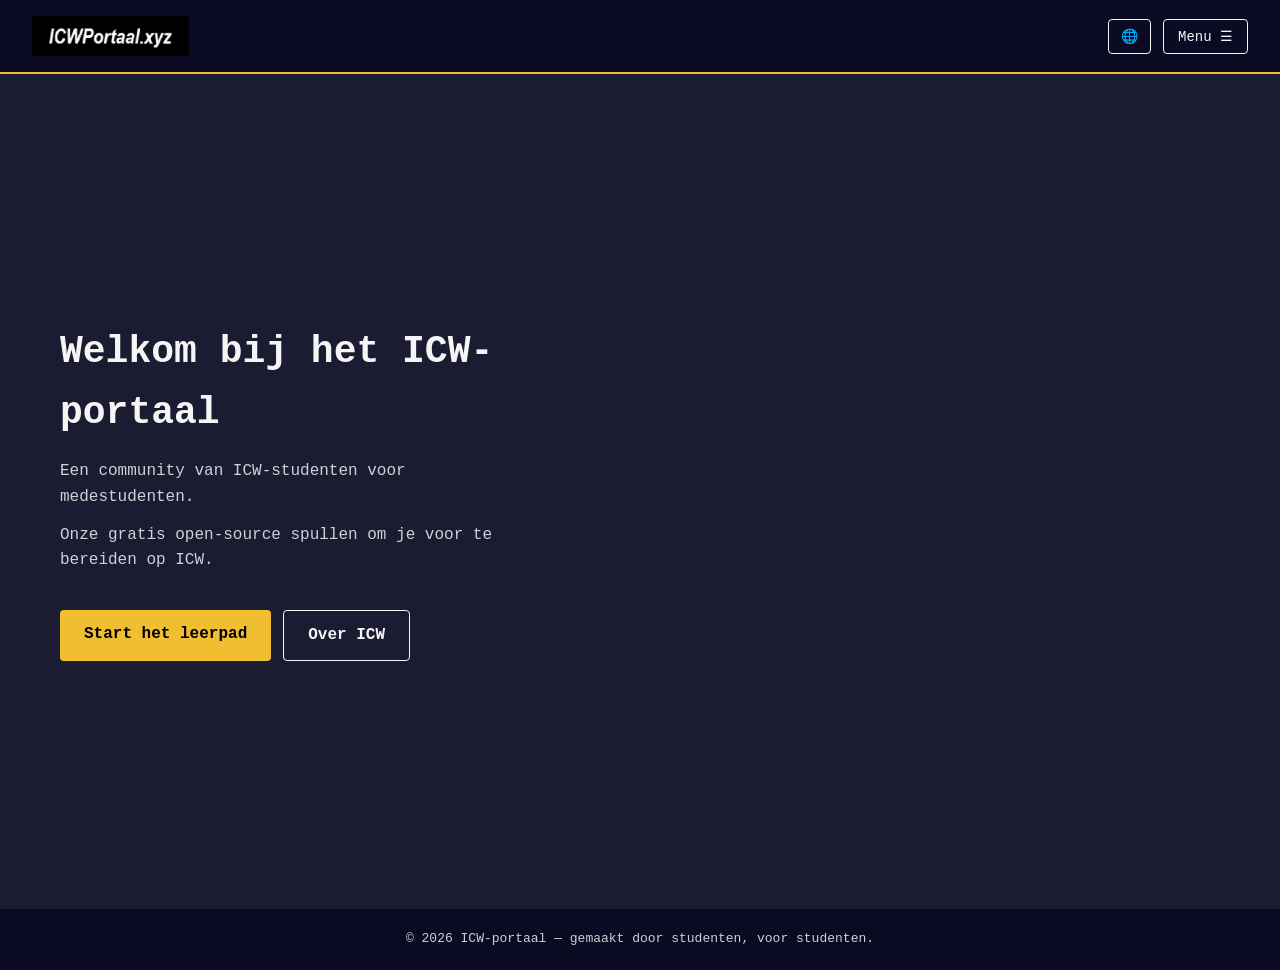
<file: Index.html>
<!DOCTYPE html>
<html lang="nl">
<head>
  <meta charset="UTF-8" />
  <meta name="viewport" content="width=device-width, initial-scale=1.0" />
  <title>ICW-portaal</title>
  <link rel="stylesheet" href="style.css">
  <script defer src="script.js"></script>

  <style>
/* Hero */
    .hero {
      display: flex;
      min-height: calc(100vh - 65px);
    }

    .hero-text {
      flex: 1;
      display: flex;
      flex-direction: column;
      justify-content: center;
      padding: 60px;
    }

    .hero-text h1 { font-size: 38px; margin-bottom: 16px; }

    .hero-text p {
      font-size: 16px;
      color: #d0d0d5;
      margin-bottom: 12px;
      max-width: 480px;
    }

    .btn {
      display: inline-block;
      padding: 12px 24px;
      background-color: #f1be32;
      color: #000;
      text-decoration: none;
      font-weight: bold;
      border-radius: 4px;
    }

    .btn:hover { background-color: #f5f5f5; }

    .hero-image {
      flex: 1;
      background-image: url("https://media.tenor.com/bngmAhHG-jUAAAAi/caps-lock-texting.gif");
      background-size: cover;
      background-position: center;
    }

    /* Hero buttons row */
    .hero-buttons {
      display: flex;
      gap: 12px;
      margin-top: 24px;
      flex-wrap: wrap;
    }

    .btn-outline {
      display: inline-block;
      padding: 12px 24px;
      background-color: transparent;
      color: #f5f5f5;
      text-decoration: none;
      font-weight: bold;
      border-radius: 4px;
      border: 1px solid #f5f5f5;
    }

    .btn-outline:hover {
      background-color: #f5f5f5;
      color: #0a0a23;
    }

    @media (max-width: 700px) {

      .hero { flex-direction: column; min-height: auto; }
      .hero-text { padding: 40px 20px; }
      .hero-text h1 { font-size: 26px; }
      .hero-image { min-height: 240px; }
    }
  </style>
</head>
<body>

  <header>
    <a href="index.html" class="logo"><img src="icw.png.png" alt="ICW-portaal"></a>

    <div class="header-right">
      <div class="lang">
        <button class="lang-btn" onclick="toggleLang()">🌐</button>
        <ul class="lang-menu" id="lang-menu">
          <li><button onclick="setLang('nl')">Nederlands</button></li>
          <li><button onclick="setLang('en')">English</button></li>
          <li><button onclick="setLang('fr')">Français</button></li>
        </ul>
      </div>

      <nav>
        <button class="menu-btn" id="menu-btn" onclick="toggleMenu()">Menu ☰</button>
        <ul class="menu" id="menu">
          <li><a href="index.html" id="nav-home">Home</a></li>
          <li><a href="leerpad.html" id="nav-path">Cursus <span class="free-tag" id="free-tag">← 100% gratis bronnen!</span></a></li>
          <li><a href="over-icw.html" id="nav-about">Over ICW <span class="free-tag" id="test-tag">← Doe onze ICW test!</span></a></li>
          <li><a href="community.html" id="nav-hackathon">Hackathon V1</a></li>
          <li><a href="extra.html" id="nav-extra">Dev team</a></li>
        </ul>
      </nav>
    </div>
  </header>

  <main class="hero">
    <div class="hero-text">
      <h1 id="hero-h1">Welkom bij het ICW-portaal</h1>
      <p id="hero-p1">Een community van ICW-studenten voor medestudenten.</p>
      <p id="hero-p2">Onze gratis open-source spullen om je voor te bereiden op ICW.</p>
      <div class="hero-buttons">
        <a href="leerpad.html" class="btn" id="hero-btn">Start het leerpad</a>
        <a href="over-icw.html" class="btn-outline" id="hero-btn2">Over ICW</a>
      </div>
    </div>
    <div class="hero-image"></div>
  </main>

  <footer>
    <p>&copy; 2026 ICW-portaal — <span id="footer-credit">gemaakt door studenten, voor studenten.</span></p>
  </footer>

  <script>

    // Change the language of all the text on the page
    function setLang(lang) {

      // === Dutch ===
      if (lang === "nl") {
        document.getElementById("menu-btn").textContent = "Menu ☰";
        document.getElementById("nav-home").textContent = "Home";
        document.getElementById("nav-path").innerHTML = 'Cursus <span class="free-tag" id="free-tag">← 100% gratis bronnen!</span>';
        document.getElementById("nav-about").innerHTML = 'Over ICW <span class="free-tag" id="test-tag">← Doe onze ICW test!</span>';
        document.getElementById("nav-hackathon").textContent = "Hackathon V1";
        document.getElementById("nav-extra").textContent = "Dev team";
        document.getElementById("hero-h1").textContent = "Welkom bij het ICW-portaal";
        document.getElementById("hero-p1").textContent = "Een community van ICW-studenten voor medestudenten.";
        document.getElementById("hero-p2").textContent = "Onze gratis open-source spullen om je voor te bereiden op ICW.";
        document.getElementById("hero-btn").textContent = "Start het leerpad";
        document.getElementById("hero-btn2").textContent = "Over ICW";

        document.getElementById("footer-credit").textContent = "gemaakt door studenten, voor studenten.";
      }

      // === English ===
      else if (lang === "en") {
        document.getElementById("menu-btn").textContent = "Menu ☰";
        document.getElementById("nav-home").textContent = "Home";
        document.getElementById("nav-path").innerHTML = 'Course <span class="free-tag" id="free-tag">← 100% free sources!</span>';
        document.getElementById("nav-about").innerHTML = 'About ICW <span class="free-tag" id="test-tag">← Take our ICW test!</span>';
        document.getElementById("nav-hackathon").textContent = "Hackathon V1";
        document.getElementById("nav-extra").textContent = "Dev team";
        document.getElementById("hero-h1").textContent = "Welcome to the ICW portal";
        document.getElementById("hero-p1").textContent = "A community of ICW students for other students.";
        document.getElementById("hero-p2").textContent = "Our free open-source stuff to help you prep for ICW.";
        document.getElementById("hero-btn").textContent = "Start the course";
        document.getElementById("hero-btn2").textContent = "About ICW";

        document.getElementById("footer-credit").textContent = "made by students, for students.";
      }

      // === French ===
      else if (lang === "fr") {
        document.getElementById("menu-btn").textContent = "Menu ☰";
        document.getElementById("nav-home").textContent = "Accueil";
        document.getElementById("nav-path").innerHTML = 'Cours <span class="free-tag" id="free-tag">← 100% sources gratuites !</span>';
        document.getElementById("nav-about").innerHTML = 'À propos d\'ICW <span class="free-tag" id="test-tag">← Fais notre test ICW !</span>';
        document.getElementById("nav-hackathon").textContent = "Hackathon V1";
        document.getElementById("nav-extra").textContent = "Dev team";
        document.getElementById("hero-h1").textContent = "Bienvenue sur le portail ICW";
        document.getElementById("hero-p1").textContent = "Une communauté d'étudiants ICW pour d'autres étudiants.";
        document.getElementById("hero-p2").textContent = "Nos ressources gratuites et open-source pour te préparer à ICW.";
        document.getElementById("hero-btn").textContent = "Commencer le cours";
        document.getElementById("hero-btn2").textContent = "À propos d'ICW";

        document.getElementById("footer-credit").textContent = "fait par des étudiants, pour des étudiants.";
      }

      // Save the chosen language so the next page remembers it
      localStorage.setItem("icw-lang", lang);

      // Close the language dropdown after picking
      document.getElementById("lang-menu").classList.remove("show");
    }
  </script>
</body>
</html>
</file>
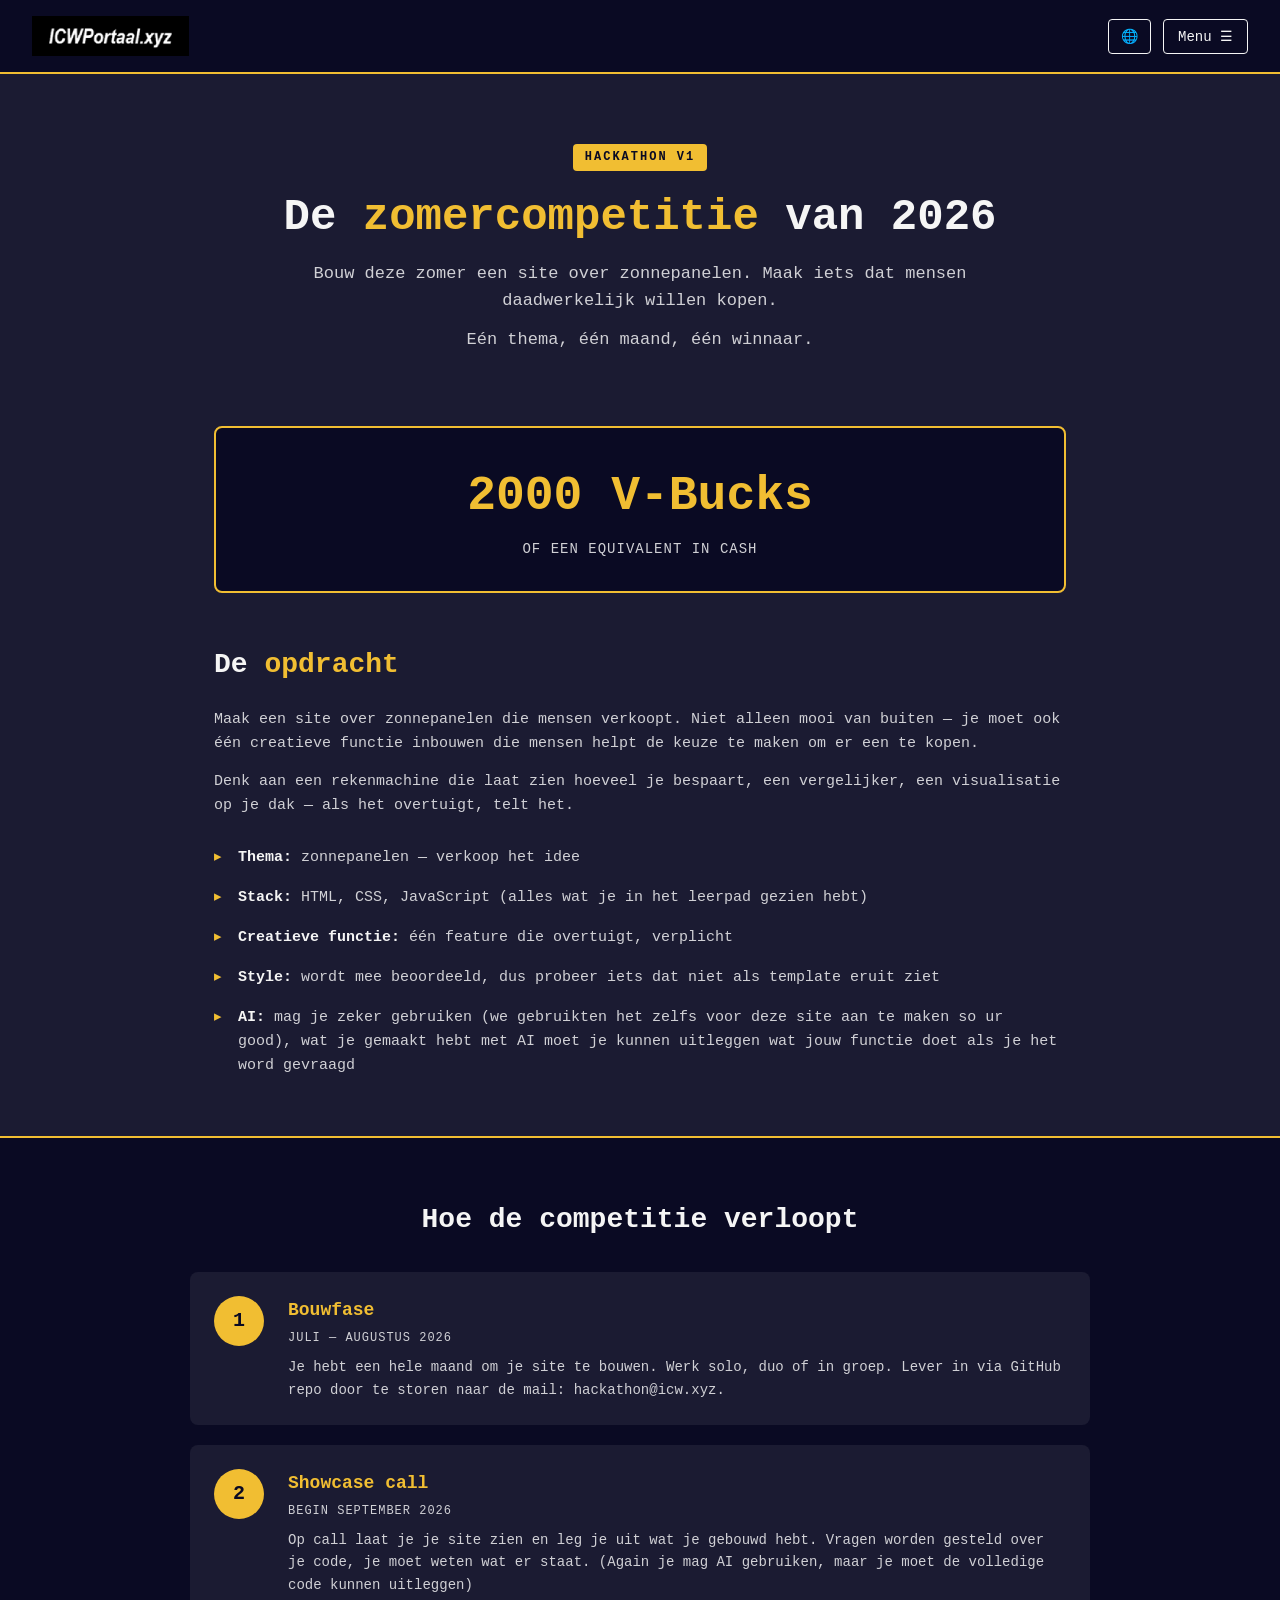
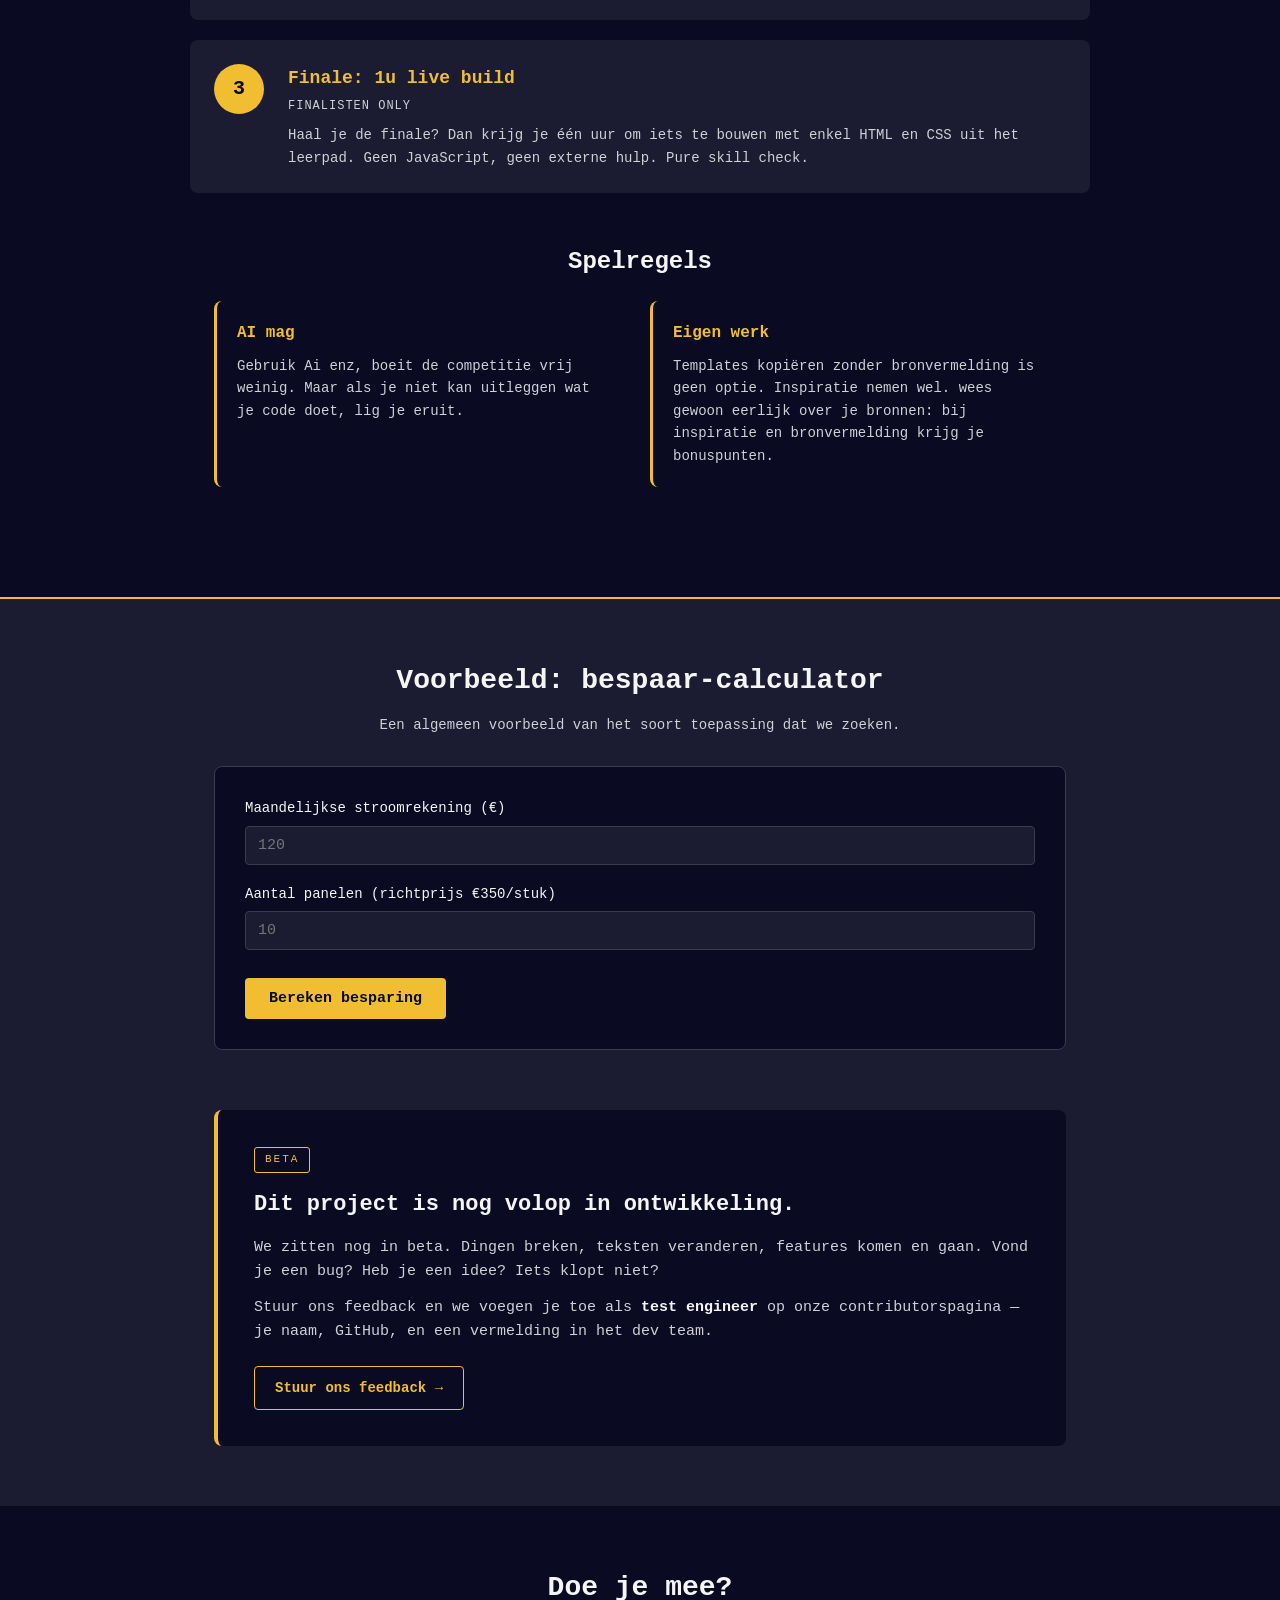
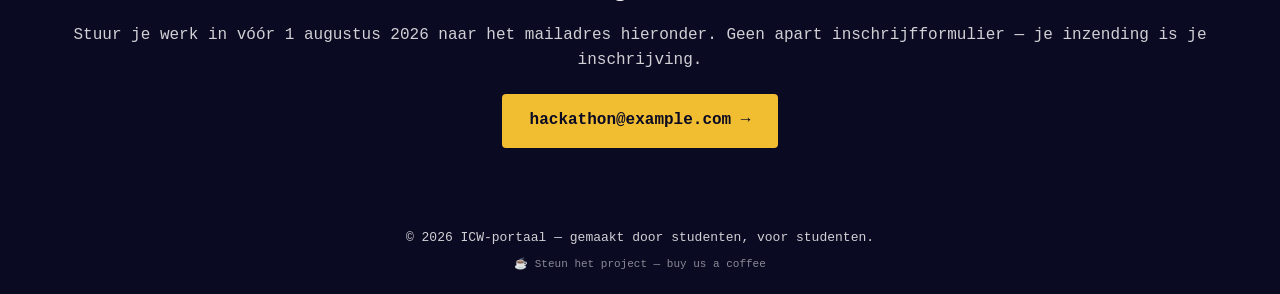
<file: community.html>
<!DOCTYPE html>
<html lang="nl">
<head>
  <meta charset="UTF-8" />
  <meta name="viewport" content="width=device-width, initial-scale=1.0" />
  <title>Community — ICW-portaal</title>
  <link rel="stylesheet" href="style.css">
  <script defer src="script.js"></script>

  <style>
.hero {
      padding: 70px 24px 30px;
      text-align: center;
      max-width: 900px;
      margin: 0 auto;
    }

    .tag {
      display: inline-block;
      background-color: #f1be32;
      color: #0a0a23;
      padding: 4px 12px;
      font-size: 12px;
      font-weight: bold;
      letter-spacing: 2px;
      border-radius: 4px;
      margin-bottom: 20px;
    }

    .hero h1 { font-size: 44px; margin-bottom: 16px; line-height: 1.2; }
    .hero .accent { color: #f1be32; }
    .hero p {
      font-size: 17px;
      color: #d0d0d5;
      max-width: 700px;
      margin: 0 auto 12px;
    }

    .prize { max-width: 900px; margin: 30px auto; padding: 0 24px; }
    .prize-box {
      background-color: #0a0a23;
      border: 2px solid #f1be32;
      border-radius: 8px;
      padding: 30px;
      text-align: center;
    }
    .prize-box .amount {
      font-size: 48px;
      color: #f1be32;
      font-weight: bold;
      margin-bottom: 4px;
    }
    .prize-box .sub { font-size: 14px; color: #d0d0d5; letter-spacing: 1px; }

    .brief { max-width: 900px; margin: 50px auto; padding: 0 24px; }
    .brief h2 { font-size: 28px; margin-bottom: 20px; }
    .brief h2 .accent { color: #f1be32; }
    .brief p { color: #d0d0d5; margin-bottom: 14px; font-size: 15px; }
    .brief ul { list-style: none; margin: 20px 0; }
    .brief li {
      padding: 8px 0 8px 24px;
      position: relative;
      color: #d0d0d5;
      font-size: 15px;
    }
    .brief li::before {
      content: "▸";
      position: absolute;
      left: 0;
      color: #f1be32;
    }
    .brief strong { color: #f5f5f5; }

    .rounds {
      background-color: #0a0a23;
      padding: 60px 24px;
      border-top: 2px solid #f1be32;
      border-bottom: 2px solid #f1be32;
    }
    .rounds-inner { max-width: 900px; margin: 0 auto; }
    .rounds h2 { font-size: 28px; text-align: center; margin-bottom: 30px; }

    .round {
      background-color: #1b1b32;
      border-radius: 8px;
      padding: 24px;
      margin-bottom: 20px;
      display: flex;
      gap: 24px;
      align-items: flex-start;
    }
    .round-num {
      flex-shrink: 0;
      width: 50px;
      height: 50px;
      border-radius: 50%;
      background-color: #f1be32;
      color: #0a0a23;
      display: flex;
      align-items: center;
      justify-content: center;
      font-size: 20px;
      font-weight: bold;
    }
    .round-content { flex: 1; }
    .round-content h3 { font-size: 18px; color: #f1be32; margin-bottom: 4px; }
    .round-content .when {
      font-size: 12px;
      color: #d0d0d5;
      letter-spacing: 1px;
      margin-bottom: 8px;
    }
    .round-content p { color: #d0d0d5; font-size: 14px; }

    .calc-section { max-width: 900px; margin: 60px auto; padding: 0 24px; }
    .calc-section h2 { font-size: 28px; margin-bottom: 10px; text-align: center; }
    .calc-section .intro {
      color: #d0d0d5;
      text-align: center;
      margin-bottom: 30px;
      font-size: 14px;
    }
    .calc-box {
      background-color: #0a0a23;
      border-radius: 8px;
      padding: 30px;
      border: 1px solid #3b3b4f;
    }
    .calc-row { display: flex; flex-direction: column; margin-bottom: 18px; }
    .calc-row label { color: #f5f5f5; font-size: 14px; margin-bottom: 6px; }
    .calc-row input {
      background-color: #1b1b32;
      border: 1px solid #3b3b4f;
      color: #f5f5f5;
      padding: 10px 12px;
      font-family: inherit;
      font-size: 15px;
      border-radius: 4px;
    }
    .calc-row input:focus { outline: none; border-color: #f1be32; }
    .calc-btn {
      background-color: #f1be32;
      color: #0a0a23;
      border: none;
      padding: 12px 24px;
      font-family: inherit;
      font-size: 15px;
      font-weight: bold;
      cursor: pointer;
      border-radius: 4px;
      margin-top: 10px;
    }
    .calc-btn:hover { background-color: #f5f5f5; }
    .calc-result {
      margin-top: 24px;
      padding: 20px;
      border-left: 3px solid #f1be32;
      background-color: #1b1b32;
      display: none;
    }
    .calc-result.show { display: block; }
    .calc-result h4 {
      color: #f1be32;
      font-size: 14px;
      letter-spacing: 1px;
      margin-bottom: 8px;
    }
    .calc-result .big { font-size: 28px; color: #f5f5f5; margin-bottom: 4px; }
    .calc-result .note { font-size: 13px; color: #d0d0d5; }

    .rules { max-width: 900px; margin: 50px auto; padding: 0 24px; }
    .rules h2 { font-size: 24px; margin-bottom: 20px; }
    .rules-grid { display: flex; gap: 20px; flex-wrap: wrap; }
    .rule-card {
      flex: 1;
      min-width: 240px;
      background-color: #0a0a23;
      padding: 20px;
      border-radius: 8px;
      border-left: 3px solid #f1be32;
    }
    .rule-card h3 { font-size: 16px; color: #f1be32; margin-bottom: 8px; }
    .rule-card p { color: #d0d0d5; font-size: 14px; }

    /* Beta / contributor invite */
    .beta { max-width: 900px; margin: 60px auto; padding: 0 24px; }
    .beta-inner {
      background-color: #0a0a23;
      border-radius: 8px;
      padding: 36px;
      border-left: 4px solid #f1be32;
    }
    .beta-tag {
      display: inline-block;
      background-color: transparent;
      color: #f1be32;
      border: 1px solid #f1be32;
      padding: 3px 10px;
      font-size: 11px;
      letter-spacing: 2px;
      border-radius: 3px;
      margin-bottom: 14px;
    }
    .beta h2 { font-size: 22px; margin-bottom: 14px; }
    .beta p { color: #d0d0d5; font-size: 15px; margin-bottom: 12px; }
    .btn-secondary {
      display: inline-block;
      margin-top: 10px;
      padding: 10px 20px;
      background-color: transparent;
      color: #f1be32;
      text-decoration: none;
      font-weight: bold;
      border-radius: 4px;
      border: 1px solid #f1be32;
      font-size: 14px;
    }
    .btn-secondary:hover { background-color: #f1be32; color: #0a0a23; }

    .cta { text-align: center; padding: 60px 24px; background-color: #0a0a23; }
    .cta h2 { font-size: 28px; margin-bottom: 12px; }
    .cta p { color: #d0d0d5; margin-bottom: 20px; }

    .btn {
      display: inline-block;
      padding: 14px 28px;
      background-color: #f1be32;
      color: #0a0a23;
      text-decoration: none;
      font-weight: bold;
      border-radius: 4px;
      font-size: 16px;
    }
    .btn:hover { background-color: #f5f5f5; }

    @media (max-width: 700px) {
      .hero h1 { font-size: 30px; }
      .prize-box .amount { font-size: 36px; }
      .round { flex-direction: column; gap: 12px; }

    }
  </style>
</head>
<body>

  <header>
    <a href="index.html" class="logo"><img src="icw.png.png" alt="ICW-portaal"></a>
    <div class="header-right">
      <div class="lang">
        <button class="lang-btn" onclick="toggleLang()">🌐</button>
        <ul class="lang-menu" id="lang-menu">
          <li><button onclick="setLang('nl')">Nederlands</button></li>
          <li><button onclick="setLang('en')">English</button></li>
          <li><button onclick="setLang('fr')">Français</button></li>
        </ul>
      </div>
      <nav>
        <button class="menu-btn" id="menu-btn" onclick="toggleMenu()">Menu ☰</button>
        <ul class="menu" id="menu">
          <li><a href="index.html" id="nav-home">Home</a></li>
          <li><a href="leerpad.html" id="nav-path">Cursus <span class="free-tag" id="free-tag">← 100% gratis bronnen!</span></a></li>
          <li><a href="over-icw.html" id="nav-about">Over ICW <span class="free-tag" id="test-tag">← Doe onze ICW test!</span></a></li>
          <li><a href="community.html" id="nav-hackathon">Hackathon V1</a></li>
          <li><a href="extra.html" id="nav-extra">Dev team</a></li>
        </ul>
      </nav>
    </div>
  </header>

  <section class="hero">
    <span class="tag" id="hero-tag">HACKATHON V1</span>
    <h1><span id="hero-h1a">De</span> <span class="accent" id="hero-h1b">zomercompetitie</span> <span id="hero-h1c">van 2026</span></h1>
    <p id="hero-p1">Bouw deze zomer een site over zonnepanelen. Maak iets dat mensen daadwerkelijk willen kopen.</p>
    <p id="hero-p2">Eén thema, één maand, één winnaar.</p>
  </section>

  <div class="prize">
    <div class="prize-box">
      <div class="amount">2000 V-Bucks</div>
      <div class="sub" id="prize-sub">OF EEN EQUIVALENT IN CASH</div>
    </div>
  </div>

  <section class="brief">
    <h2><span id="brief-h2a">De</span> <span class="accent" id="brief-h2b">opdracht</span></h2>
    <p id="brief-p1">Maak een site over zonnepanelen die mensen verkoopt. Niet alleen mooi van buiten — je moet ook één creatieve functie inbouwen die mensen helpt de keuze te maken om er een te kopen.</p>
    <p id="brief-p2">Denk aan een rekenmachine die laat zien hoeveel je bespaart, een vergelijker, een visualisatie op je dak — als het overtuigt, telt het.</p>
    <ul>
      <li id="brief-li1"><strong>Thema:</strong> zonnepanelen — verkoop het idee</li>
      <li id="brief-li2"><strong>Stack:</strong> HTML, CSS, JavaScript (alles wat je in het leerpad gezien hebt)</li>
      <li id="brief-li3"><strong>Creatieve functie:</strong> één feature die overtuigt, verplicht</li>
      <li id="brief-li4"><strong>Style:</strong> wordt mee beoordeeld, dus probeer iets dat niet als template eruit ziet</li>
      <li id="brief-li5"><strong>AI:</strong> mag je zeker gebruiken (we gebruikten het zelfs voor deze site aan te maken so ur good), wat je gemaakt hebt met AI moet je kunnen uitleggen wat jouw functie doet als je het word gevraagd</li>
    </ul>
  </section>

  <section class="rounds">
    <div class="rounds-inner">
      <h2 id="rounds-h2">Hoe de competitie verloopt</h2>

      <div class="round">
        <div class="round-num">1</div>
        <div class="round-content">
          <h3 id="round1-h3">Bouwfase</h3>
          <div class="when" id="round1-when">JULI — AUGUSTUS 2026</div>
          <p id="round1-p">Je hebt een hele maand om je site te bouwen. Werk solo, duo of in groep. Lever in via GitHub repo door te storen naar de mail: hackathon@icw.xyz.</p>
        </div>
      </div>

      <div class="round">
        <div class="round-num">2</div>
        <div class="round-content">
          <h3 id="round2-h3">Showcase call</h3>
          <div class="when" id="round2-when">BEGIN SEPTEMBER 2026</div>
          <p id="round2-p">Op call laat je je site zien en leg je uit wat je gebouwd hebt. Vragen worden gesteld over je code, je moet weten wat er staat. (Again je mag AI gebruiken, maar je moet de volledige code kunnen uitleggen)</p>
        </div>
      </div>

      <div class="round">
        <div class="round-num">3</div>
        <div class="round-content">
          <h3 id="round3-h3">Finale: 1u live build</h3>
          <div class="when" id="round3-when">FINALISTEN ONLY</div>
          <p id="round3-p">Haal je de finale? Dan krijg je één uur om iets te bouwen met enkel HTML en CSS uit het leerpad. Geen JavaScript, geen externe hulp. Pure skill check.</p>
        </div>
      </div>
    </div>
     <section class="rules">
    <h2 id="rules-h2">Spelregels</h2>
    <div class="rules-grid">
      <div class="rule-card">
        <h3 id="rule1-h3">AI mag</h3>
        <p id="rule1-p">Gebruik Ai enz, boeit de competitie vrij weinig. Maar als je niet kan uitleggen wat je code doet, lig je eruit.</p>
      </div>
      <div class="rule-card">
        <h3 id="rule2-h3">Eigen werk</h3>
        <p id="rule2-p">Templates kopiëren zonder bronvermelding is geen optie. Inspiratie nemen wel. wees gewoon eerlijk over je bronnen: bij inspiratie en bronvermelding krijg je bonuspunten.</p>
      </div>
    </div>
  </section>
  </section>

  <section class="calc-section">
    <h2 id="calc-h2">Voorbeeld: bespaar-calculator</h2>
    <p class="intro" id="calc-intro">Een algemeen voorbeeld van het soort toepassing dat we zoeken.</p>

    <div class="calc-box">
      <div class="calc-row">
        <label for="bill" id="calc-bill-label">Maandelijkse stroomrekening (€)</label>
        <input type="number" id="bill" placeholder="120" min="0">
      </div>
      <div class="calc-row">
        <label for="panels" id="calc-panels-label">Aantal panelen (richtprijs €350/stuk)</label>
        <input type="number" id="panels" placeholder="10" min="1">
      </div>
      <button class="calc-btn" onclick="calculate()" id="calc-btn">Bereken besparing</button>

      <div class="calc-result" id="calc-result">
        <h4 id="calc-result-label">JE BESPAART</h4>
        <div class="big" id="calc-savings"></div>
        <p class="note" id="calc-note"></p>
      </div>
    </div>
  </section>
  <section class="beta">
    <div class="beta-inner">
      <span class="beta-tag" id="beta-tag">BETA</span>
      <h2 id="beta-h2">Dit project is nog volop in ontwikkeling.</h2>
      <p id="beta-p1">We zitten nog in beta. Dingen breken, teksten veranderen, features komen en gaan. Vond je een bug? Heb je een idee? Iets klopt niet?</p>
      <p id="beta-p2">Stuur ons feedback en we voegen je toe als <strong style="color: #f5f5f5;">test engineer</strong> op onze contributorspagina — je naam, GitHub, en een vermelding in het dev team.</p>
      <a href="mailto:hackathon@example.com" class="btn-secondary" id="beta-btn">Stuur ons feedback →</a>
    </div>
  </section>

  <section class="cta">
    <h2 id="cta-h2">Doe je mee?</h2>
    <p id="cta-p">Stuur je werk in vóór 1 augustus 2026 naar het mailadres hieronder. Geen apart inschrijfformulier — je inzending is je inschrijving.</p>
    <a href="mailto:hackathon@example.com" class="btn" id="cta-btn">hackathon@example.com →</a>
  </section>

  <footer>
    <p>&copy; 2026 ICW-portaal — <span id="footer-credit">gemaakt door studenten, voor studenten.</span></p>
    <p class="coffee-line"><a href="https://buymeacoffee.com/example" target="_blank" rel="noopener noreferrer" id="coffee-link">☕ Steun het project — buy us a coffee</a></p>
  </footer>

  <script>

    function setLang(lang) {

      // === Dutch ===
      if (lang === "nl") {
        document.getElementById("menu-btn").textContent = "Menu ☰";
        document.getElementById("nav-home").textContent = "Home";
        document.getElementById("nav-path").innerHTML = 'Cursus <span class="free-tag" id="free-tag">← 100% gratis bronnen!</span>';
        document.getElementById("nav-about").innerHTML = 'Over ICW <span class="free-tag" id="test-tag">← Doe onze ICW test!</span>';
        document.getElementById("nav-hackathon").textContent = "Hackathon V1";
        document.getElementById("nav-extra").textContent = "Dev team";

        document.getElementById("hero-tag").textContent = "HACKATHON V1";
        document.getElementById("hero-h1a").textContent = "De";
        document.getElementById("hero-h1b").textContent = "zomercompetitie";
        document.getElementById("hero-h1c").textContent = "van 2026";
        document.getElementById("hero-p1").textContent = "Bouw deze zomer een site over zonnepanelen. Maak iets dat mensen daadwerkelijk willen kopen.";
        document.getElementById("hero-p2").textContent = "Eén thema, één maand, één winnaar.";

        document.getElementById("prize-sub").textContent = "OF EEN EQUIVALENT IN CASH";

        document.getElementById("brief-h2a").textContent = "De";
        document.getElementById("brief-h2b").textContent = "opdracht";
        document.getElementById("brief-p1").textContent = "Maak een site over zonnepanelen die mensen verkoopt. Niet alleen mooi van buiten — je moet ook één creatieve functie inbouwen die mensen helpt de keuze te maken om er een te kopen.";
        document.getElementById("brief-p2").textContent = "Denk aan een rekenmachine die laat zien hoeveel je bespaart, een vergelijker, een visualisatie op je dak — als het overtuigt, telt het.";
        document.getElementById("brief-li1").innerHTML = "<strong>Thema:</strong> zonnepanelen — verkoop het idee";
        document.getElementById("brief-li2").innerHTML = "<strong>Stack:</strong> HTML, CSS, JavaScript (alles wat je in het leerpad gezien hebt)";
        document.getElementById("brief-li3").innerHTML = "<strong>Creatieve functie:</strong> één feature die overtuigt, verplicht";
        document.getElementById("brief-li4").innerHTML = "<strong>Style:</strong> wordt mee beoordeeld, dus probeer iets dat niet als template eruit ziet";
        document.getElementById("brief-li5").innerHTML = "<strong>AI:</strong> mag, maar je moet alles wat je gemaakt hebt kunnen uitleggen op call";

        document.getElementById("rounds-h2").textContent = "Hoe het loopt";
        document.getElementById("round1-h3").textContent = "Bouwfase";
        document.getElementById("round1-when").textContent = "JULI — AUGUSTUS 2026";
        document.getElementById("round1-p").textContent = "Je hebt de hele zomer om je site te bouwen. Werk solo of in duo. Lever in via GitHub.";
        document.getElementById("round2-h3").textContent = "Showcase call";
        document.getElementById("round2-when").textContent = "BEGIN SEPTEMBER 2026";
        document.getElementById("round2-p").textContent = "Op call laat je je site zien en leg je uit wat je gebouwd hebt. Vragen worden gesteld over je code — je moet weten wat er staat.";
        document.getElementById("round3-h3").textContent = "Finale: 1u live build";
        document.getElementById("round3-when").textContent = "FINALISTEN ONLY";
        document.getElementById("round3-p").textContent = "Haal je de finale? Dan krijg je op call één uur om iets te bouwen met enkel HTML en CSS uit het leerpad. Geen JavaScript, geen externe hulp. Pure skill check.";

        document.getElementById("calc-h2").textContent = "Voorbeeld: bespaar-calculator";
        document.getElementById("calc-intro").textContent = "Een voorbeeld van het soort feature dat we zoeken. Probeer 'm uit en steel het idee niet, maar laat je inspireren.";
        document.getElementById("calc-bill-label").textContent = "Maandelijkse stroomrekening (€)";
        document.getElementById("calc-panels-label").textContent = "Aantal panelen (richtprijs €350/stuk)";
        document.getElementById("calc-btn").textContent = "Bereken besparing";
        document.getElementById("calc-result-label").textContent = "JE BESPAART";

        document.getElementById("rules-h2").textContent = "Spelregels";
        document.getElementById("rule1-h3").textContent = "AI mag";
        document.getElementById("rule1-p").textContent = "Gebruik ChatGPT, Claude, wat je wil. Maar als je niet kan uitleggen wat je code doet, lig je eruit.";
        document.getElementById("rule2-h3").textContent = "Eigen werk";
        document.getElementById("rule2-p").textContent = "Templates kopiëren is geen optie. Inspiratie nemen wel — wees gewoon eerlijk over je bronnen.";
        document.getElementById("rule3-h3").textContent = "Deadline = deadline";
        document.getElementById("rule3-p").textContent = "Te laat is te laat. Plan beter.";

        document.getElementById("beta-tag").textContent = "BETA";
        document.getElementById("beta-h2").textContent = "Dit project is nog volop in ontwikkeling.";
        document.getElementById("beta-p1").textContent = "We zitten nog in beta. Dingen breken, teksten veranderen, features komen en gaan. Vond je een bug? Heb je een idee? Iets klopt niet?";
        document.getElementById("beta-p2").innerHTML = "Stuur ons feedback en we voegen je toe als <strong style=\"color: #f5f5f5;\">test engineer</strong> op onze contributorspagina — je naam, GitHub, en een vermelding in het dev team.";
        document.getElementById("beta-btn").textContent = "Stuur ons feedback →";

        document.getElementById("cta-h2").textContent = "Doe je mee?";
        document.getElementById("cta-p").textContent = "Stuur je werk in vóór 1 augustus 2026 naar het mailadres hieronder. Geen apart inschrijfformulier — je inzending is je inschrijving.";
        document.getElementById("cta-btn").textContent = "hackathon@example.com →";

        document.getElementById("footer-credit").textContent = "gemaakt door studenten, voor studenten.";
        document.getElementById("coffee-link").textContent = "☕ Steun het project — buy us a coffee";
      }

      // === English ===
      else if (lang === "en") {
        document.getElementById("menu-btn").textContent = "Menu ☰";
        document.getElementById("nav-home").textContent = "Home";
        document.getElementById("nav-path").innerHTML = 'Course <span class="free-tag" id="free-tag">← 100% free sources!</span>';
        document.getElementById("nav-about").innerHTML = 'About ICW <span class="free-tag" id="test-tag">← Take our ICW test!</span>';
        document.getElementById("nav-hackathon").textContent = "Hackathon V1";
        document.getElementById("nav-extra").textContent = "Dev team";

        document.getElementById("hero-tag").textContent = "HACKATHON V1";
        document.getElementById("hero-h1a").textContent = "The";
        document.getElementById("hero-h1b").textContent = "summer comp";
        document.getElementById("hero-h1c").textContent = "of 2026";
        document.getElementById("hero-p1").textContent = "Build a website about solar panels this summer. Make something people actually want to buy.";
        document.getElementById("hero-p2").textContent = "One theme, one month, one winner.";

        document.getElementById("prize-sub").textContent = "OR EQUIVALENT IN CASH";

        document.getElementById("brief-h2a").textContent = "The";
        document.getElementById("brief-h2b").textContent = "brief";
        document.getElementById("brief-p1").textContent = "Make a solar panel website that sells. Not just nice-looking — you also need to build one creative feature that helps people decide to buy.";
        document.getElementById("brief-p2").textContent = "Think a calculator that shows how much you save, a comparison tool, a visualization on your roof — if it convinces, it counts.";
        document.getElementById("brief-li1").innerHTML = "<strong>Theme:</strong> solar panels — sell the idea";
        document.getElementById("brief-li2").innerHTML = "<strong>Stack:</strong> HTML, CSS, JavaScript (everything from the course)";
        document.getElementById("brief-li3").innerHTML = "<strong>Creative feature:</strong> one convincing feature, required";
        document.getElementById("brief-li4").innerHTML = "<strong>Style:</strong> graded too, so don't look like a template";
        document.getElementById("brief-li5").innerHTML = "<strong>AI:</strong> allowed, but you have to explain everything you made on call";

        document.getElementById("rounds-h2").textContent = "How it goes";
        document.getElementById("round1-h3").textContent = "Build phase";
        document.getElementById("round1-when").textContent = "JULY — AUGUST 2026";
        document.getElementById("round1-p").textContent = "You have the whole summer to build your site. Solo or duo. Submit through GitHub.";
        document.getElementById("round2-h3").textContent = "Showcase call";
        document.getElementById("round2-when").textContent = "EARLY SEPTEMBER 2026";
        document.getElementById("round2-p").textContent = "On call, you show your site and explain what you built. Questions get asked about your code — you need to know what's in there.";
        document.getElementById("round3-h3").textContent = "Final: 1h live build";
        document.getElementById("round3-when").textContent = "FINALISTS ONLY";
        document.getElementById("round3-p").textContent = "Made the final? You get one hour on call to build something with only HTML and CSS from the course. No JavaScript, no outside help. Pure skill check.";

        document.getElementById("calc-h2").textContent = "Example: savings calculator";
        document.getElementById("calc-intro").textContent = "An example of the kind of feature we're looking for. Try it out and don't steal the idea — just let it inspire you.";
        document.getElementById("calc-bill-label").textContent = "Monthly electricity bill (€)";
        document.getElementById("calc-panels-label").textContent = "Number of panels (around €350 each)";
        document.getElementById("calc-btn").textContent = "Calculate savings";
        document.getElementById("calc-result-label").textContent = "YOU SAVE";

        document.getElementById("rules-h2").textContent = "Rules";
        document.getElementById("rule1-h3").textContent = "AI is fine";
        document.getElementById("rule1-p").textContent = "Use ChatGPT, Claude, whatever. But if you can't explain what your code does, you're out.";
        document.getElementById("rule2-h3").textContent = "Your own work";
        document.getElementById("rule2-p").textContent = "Copying templates is not an option. Taking inspiration is — just be honest about your sources.";
        document.getElementById("rule3-h3").textContent = "Deadline = deadline";
        document.getElementById("rule3-p").textContent = "Late is late. Plan better.";

        document.getElementById("beta-tag").textContent = "BETA";
        document.getElementById("beta-h2").textContent = "This project is still actively in development.";
        document.getElementById("beta-p1").textContent = "We're still in beta. Things break, text changes, features come and go. Found a bug? Got an idea? Something not adding up?";
        document.getElementById("beta-p2").innerHTML = "Send us feedback and we'll add you as a <strong style=\"color: #f5f5f5;\">test engineer</strong> on our contributors page — your name, GitHub, and a mention in the dev team.";
        document.getElementById("beta-btn").textContent = "Send us feedback →";

        document.getElementById("cta-h2").textContent = "Joining in?";
        document.getElementById("cta-p").textContent = "Submit your work before August 1, 2026 to the email below. No separate signup form — your submission is your registration.";
        document.getElementById("cta-btn").textContent = "hackathon@example.com →";

        document.getElementById("footer-credit").textContent = "made by students, for students.";
        document.getElementById("coffee-link").textContent = "☕ Support the project — buy us a coffee";
      }

      // === French ===
      else if (lang === "fr") {
        document.getElementById("menu-btn").textContent = "Menu ☰";
        document.getElementById("nav-home").textContent = "Accueil";
        document.getElementById("nav-path").innerHTML = 'Cours <span class="free-tag" id="free-tag">← 100% sources gratuites !</span>';
        document.getElementById("nav-about").innerHTML = 'À propos d\'ICW <span class="free-tag" id="test-tag">← Fais notre test ICW !</span>';
        document.getElementById("nav-hackathon").textContent = "Hackathon V1";
        document.getElementById("nav-extra").textContent = "Dev team";

        document.getElementById("hero-tag").textContent = "HACKATHON V1";
        document.getElementById("hero-h1a").textContent = "Le";
        document.getElementById("hero-h1b").textContent = "concours d'été";
        document.getElementById("hero-h1c").textContent = "de 2026";
        document.getElementById("hero-p1").textContent = "Construis un site sur les panneaux solaires cet été. Fais un truc que les gens ont vraiment envie d'acheter.";
        document.getElementById("hero-p2").textContent = "Un thème, un mois, un gagnant.";

        document.getElementById("prize-sub").textContent = "OU L'ÉQUIVALENT EN CASH";

        document.getElementById("brief-h2a").textContent = "Le";
        document.getElementById("brief-h2b").textContent = "brief";
        document.getElementById("brief-p1").textContent = "Fais un site sur les panneaux solaires qui vend. Pas juste joli — tu dois aussi construire une fonction créative qui aide les gens à décider d'acheter.";
        document.getElementById("brief-p2").textContent = "Pense à une calculatrice qui montre combien tu économises, un comparateur, une visualisation sur ton toit — si ça convainc, ça compte.";
        document.getElementById("brief-li1").innerHTML = "<strong>Thème :</strong> panneaux solaires — vends l'idée";
        document.getElementById("brief-li2").innerHTML = "<strong>Stack :</strong> HTML, CSS, JavaScript (tout ce que t'as vu dans le cours)";
        document.getElementById("brief-li3").innerHTML = "<strong>Fonction créative :</strong> une feature qui convainc, obligatoire";
        document.getElementById("brief-li4").innerHTML = "<strong>Style :</strong> compte aussi, donc évite l'effet template";
        document.getElementById("brief-li5").innerHTML = "<strong>IA :</strong> permis, mais tu dois pouvoir expliquer tout ce que t'as fait en call";

        document.getElementById("rounds-h2").textContent = "Comment ça marche";
        document.getElementById("round1-h3").textContent = "Phase de construction";
        document.getElementById("round1-when").textContent = "JUILLET — AOÛT 2026";
        document.getElementById("round1-p").textContent = "T'as tout l'été pour construire ton site. Seul ou en duo. Rends ton travail via GitHub.";
        document.getElementById("round2-h3").textContent = "Call de présentation";
        document.getElementById("round2-when").textContent = "DÉBUT SEPTEMBRE 2026";
        document.getElementById("round2-p").textContent = "En call, tu montres ton site et tu expliques ce que t'as construit. On te pose des questions sur ton code — faut savoir ce qu'il y a dedans.";
        document.getElementById("round3-h3").textContent = "Finale : 1h en live";
        document.getElementById("round3-when").textContent = "FINALISTES SEULEMENT";
        document.getElementById("round3-p").textContent = "T'es en finale ? T'as une heure en call pour construire un truc avec seulement le HTML et CSS du cours. Pas de JavaScript, pas d'aide extérieure. Pure skill check.";

        document.getElementById("calc-h2").textContent = "Exemple : calculatrice d'économies";
        document.getElementById("calc-intro").textContent = "Un exemple du genre de feature qu'on cherche. Essaye-la et vole pas l'idée — laisse-toi juste inspirer.";
        document.getElementById("calc-bill-label").textContent = "Facture d'électricité mensuelle (€)";
        document.getElementById("calc-panels-label").textContent = "Nombre de panneaux (environ €350 chacun)";
        document.getElementById("calc-btn").textContent = "Calculer les économies";
        document.getElementById("calc-result-label").textContent = "TU ÉCONOMISES";

        document.getElementById("rules-h2").textContent = "Règles";
        document.getElementById("rule1-h3").textContent = "L'IA c'est ok";
        document.getElementById("rule1-p").textContent = "Utilise ChatGPT, Claude, ce que tu veux. Mais si tu peux pas expliquer ton code, t'es out.";
        document.getElementById("rule2-h3").textContent = "Ton propre travail";
        document.getElementById("rule2-p").textContent = "Copier des templates c'est non. S'inspirer oui — sois juste honnête sur tes sources.";
        document.getElementById("rule3-h3").textContent = "Deadline = deadline";
        document.getElementById("rule3-p").textContent = "En retard c'est en retard. Planifie mieux.";

        document.getElementById("beta-tag").textContent = "BETA";
        document.getElementById("beta-h2").textContent = "Ce projet est encore en plein développement.";
        document.getElementById("beta-p1").textContent = "On est encore en beta. Des trucs cassent, les textes changent, les features vont et viennent. T'as trouvé un bug ? T'as une idée ? Y a un truc qui colle pas ?";
        document.getElementById("beta-p2").innerHTML = "Envoie-nous ton feedback et on t'ajoute comme <strong style=\"color: #f5f5f5;\">test engineer</strong> sur notre page contributeurs — ton nom, GitHub, et une mention dans l'équipe dev.";
        document.getElementById("beta-btn").textContent = "Envoie-nous ton feedback →";

        document.getElementById("cta-h2").textContent = "Tu participes ?";
        document.getElementById("cta-p").textContent = "Envoie ton travail avant le 1er août 2026 à l'adresse ci-dessous. Pas de formulaire d'inscription séparé — ta soumission c'est ton inscription.";
        document.getElementById("cta-btn").textContent = "hackathon@example.com →";

        document.getElementById("footer-credit").textContent = "fait par des étudiants, pour des étudiants.";
        document.getElementById("coffee-link").textContent = "☕ Soutiens le projet — offre-nous un café";
      }

      localStorage.setItem("icw-lang", lang);
      document.getElementById("lang-menu").classList.remove("show");
    }

    // === Calculator ===
    function calculate() {
      let bill = parseFloat(document.getElementById("bill").value);
      let panels = parseInt(document.getElementById("panels").value);

      if (isNaN(bill) || isNaN(panels) || bill <= 0 || panels <= 0) {
        alert("Vul beide velden in met een positief getal.");
        return;
      }

      let yearlySaving = bill * 12 * 0.7;
      let cost = panels * 350;
      let payback = (cost / yearlySaving).toFixed(1);
      let twentyYears = (yearlySaving * 20 - cost).toFixed(0);

      let lang = localStorage.getItem("icw-lang");
      if (lang !== "en" && lang !== "fr") {
        lang = "nl";
      }

      let perWord = "jaar";
      let note = "";
      if (lang === "nl") {
        perWord = "jaar";
        note = "Terugverdientijd: ~" + payback + " jaar. Winst over 20 jaar: €" + twentyYears + ".";
      } else if (lang === "en") {
        perWord = "year";
        note = "Payback time: ~" + payback + " years. Profit over 20 years: €" + twentyYears + ".";
      } else if (lang === "fr") {
        perWord = "an";
        note = "Temps de retour : ~" + payback + " ans. Bénéfice sur 20 ans : €" + twentyYears + ".";
      }

      document.getElementById("calc-savings").textContent = "€" + yearlySaving.toFixed(0) + " / " + perWord;
      document.getElementById("calc-note").textContent = note;
      document.getElementById("calc-result").classList.add("show");
    }
  </script>
</body>
</html>
</file>
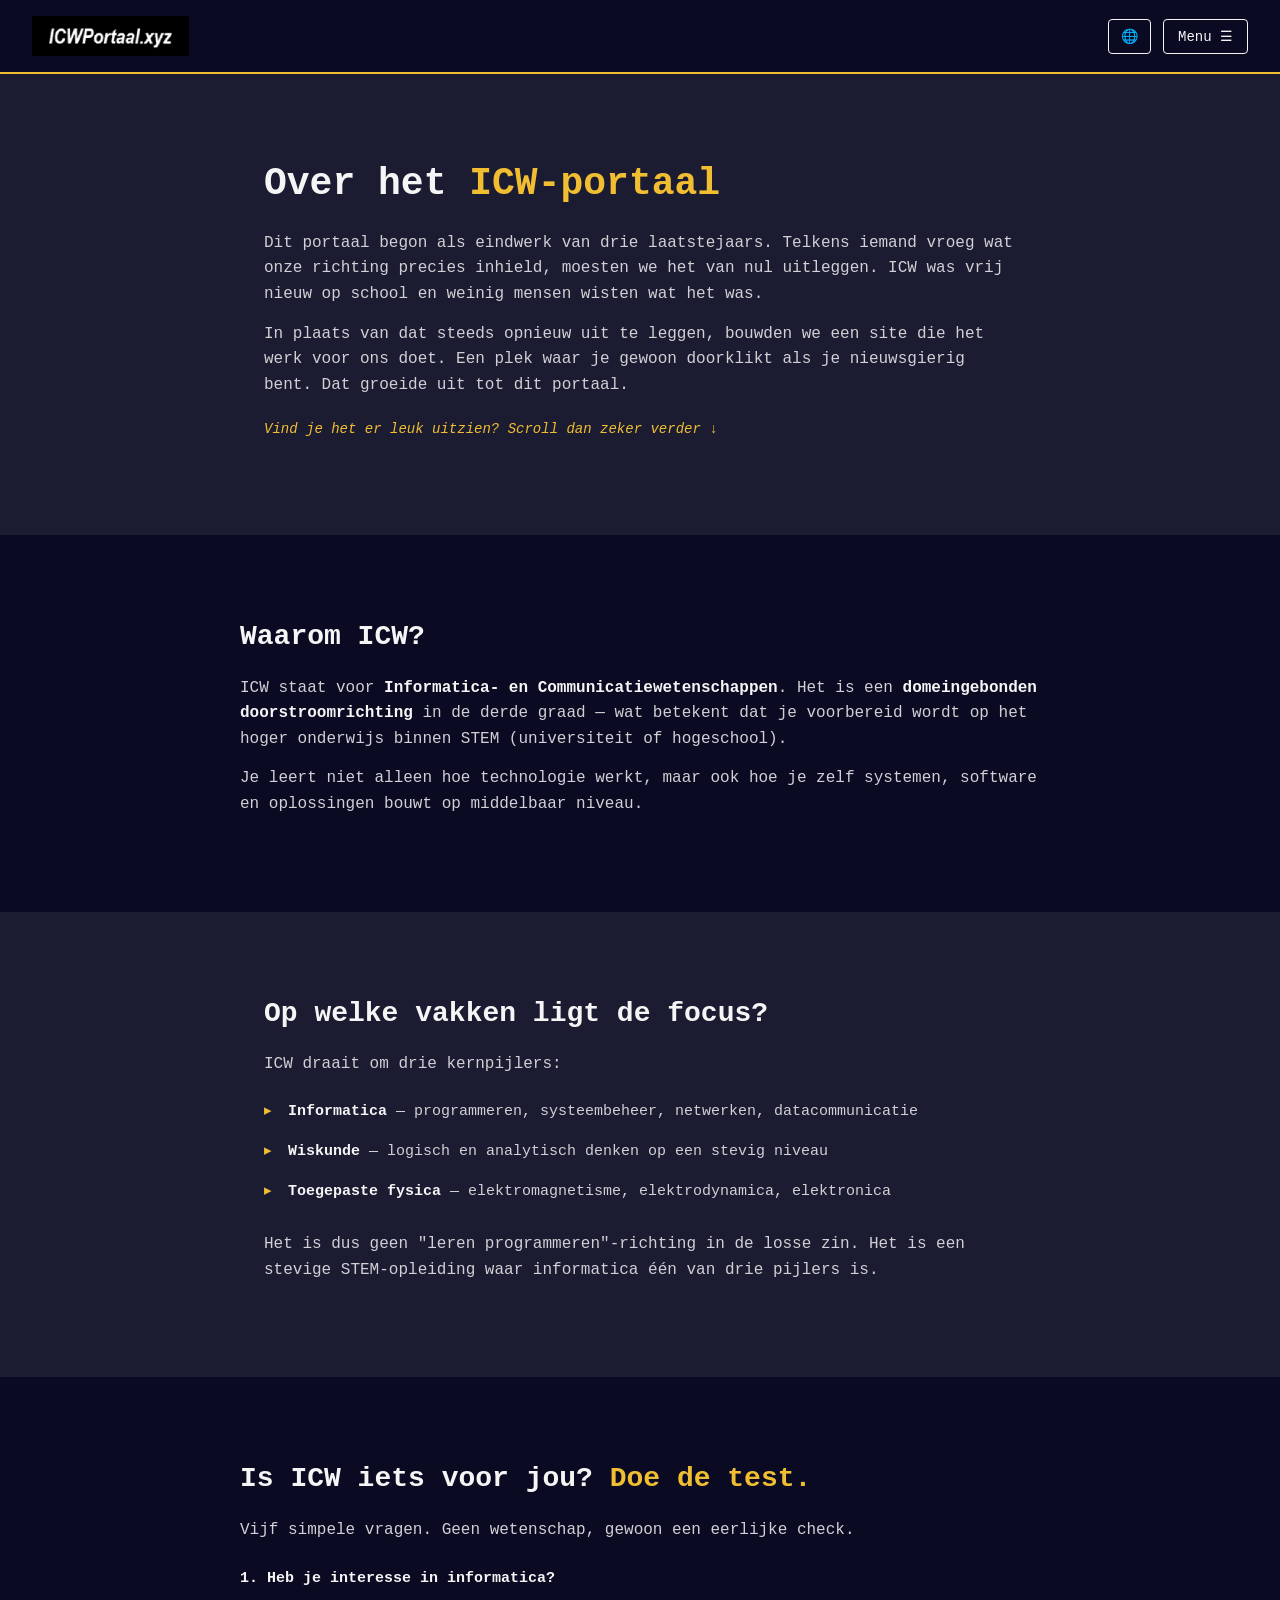
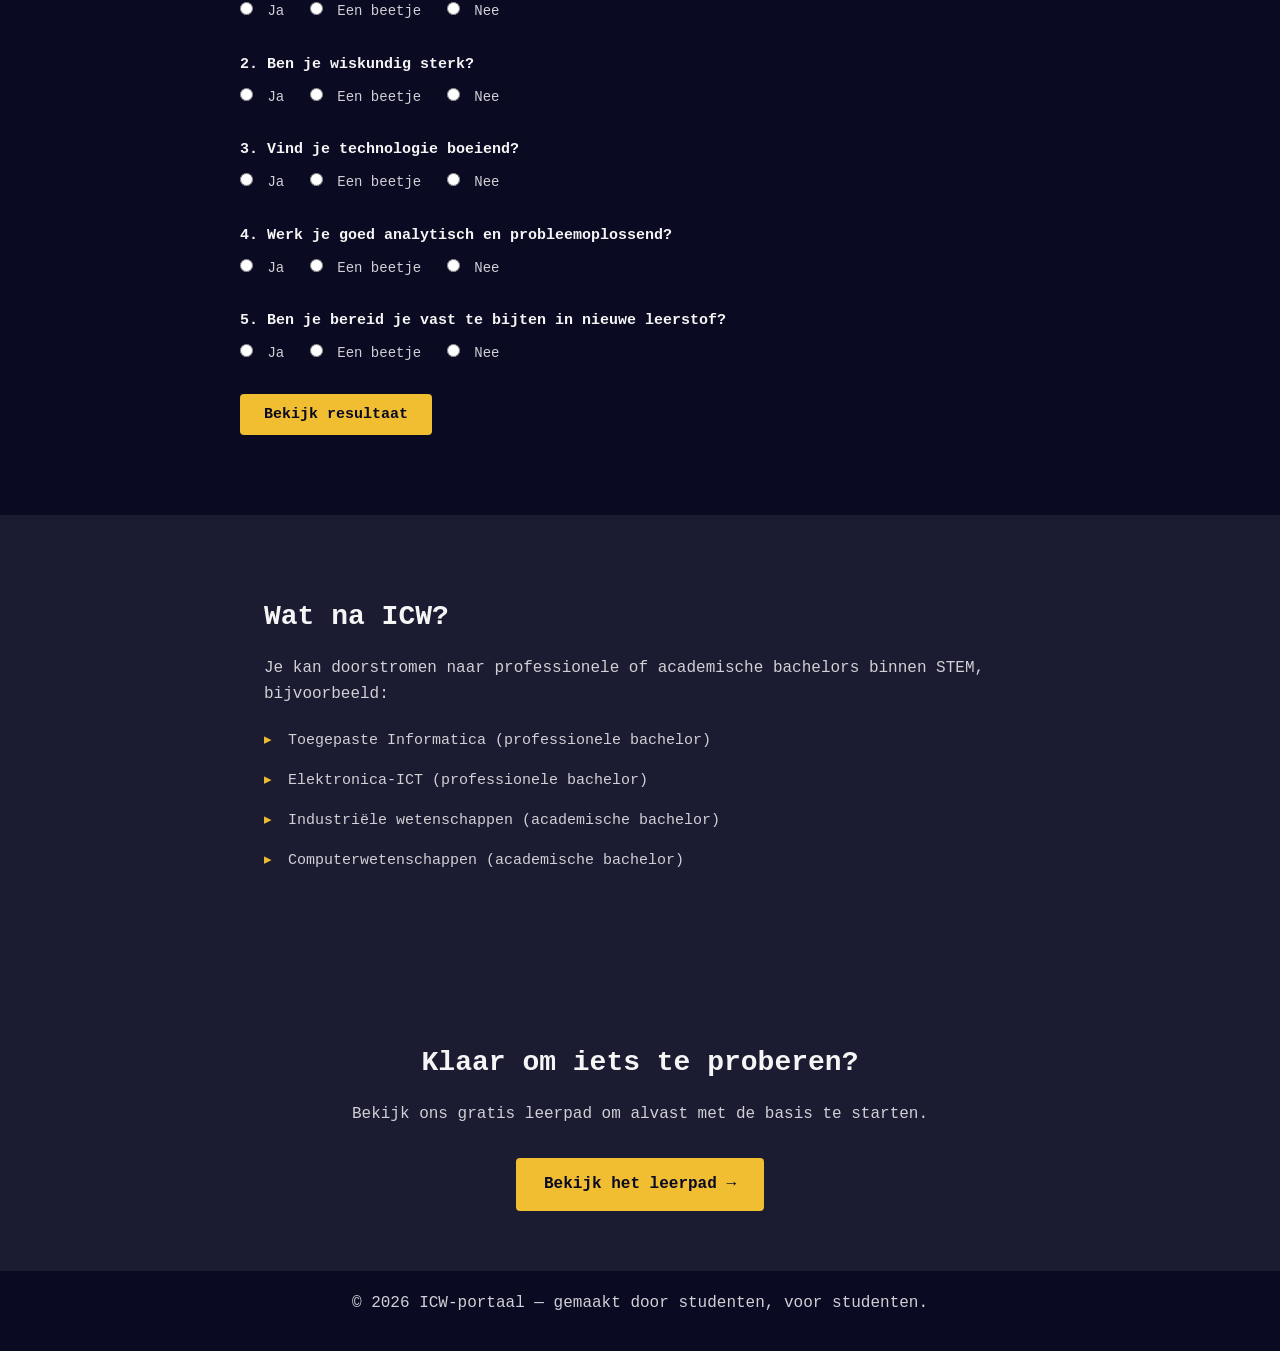
<file: over-icw.html>
<!DOCTYPE html>
<html lang="nl">
<head>
  <meta charset="UTF-8" />
  <meta name="viewport" content="width=device-width, initial-scale=1.0" />
  <title>Over ICW — ICW-portaal</title>
  <link rel="stylesheet" href="style.css">
  <script defer src="script.js"></script>

  <style>
    section { padding: 80px 24px; max-width: 800px; margin: 0 auto; }

    .alt-bg {
      background-color: #0a0a23;
      max-width: none;
      padding: 80px 24px;
    }

    .alt-bg .inner { max-width: 800px; margin: 0 auto; }

    h1 { font-size: 38px; margin-bottom: 16px; }
    h2 { font-size: 28px; margin-bottom: 16px; }
    .accent { color: #f1be32; }

    p { color: #d0d0d5; font-size: 16px; margin-bottom: 14px; }

    .scroll-hint {
      color: #f1be32;
      font-style: italic;
      margin-top: 20px;
      font-size: 14px;
    }

    .facts { list-style: none; margin: 12px 0 20px; }
    .facts li {
      padding: 8px 0 8px 24px;
      position: relative;
      color: #d0d0d5;
      font-size: 15px;
    }
    .facts li::before {
      content: "▸";
      position: absolute;
      left: 0;
      color: #f1be32;
    }
    .facts strong { color: #f5f5f5; }

    .quiz { margin-top: 24px; }
    .question { margin-bottom: 24px; }
    .q-label {
      font-size: 15px;
      color: #f5f5f5;
      margin-bottom: 8px;
      font-weight: bold;
    }
    .options label {
      display: inline-block;
      margin-right: 16px;
      margin-bottom: 6px;
      cursor: pointer;
      color: #d0d0d5;
      font-size: 14px;
    }
    .question input[type="radio"] { margin-right: 6px; accent-color: #f1be32; }

    .quiz-btn {
      padding: 12px 24px;
      background-color: #f1be32;
      color: #0a0a23;
      border: none;
      font-family: inherit;
      font-size: 15px;
      font-weight: bold;
      cursor: pointer;
      border-radius: 4px;
    }
    .quiz-btn:hover { background-color: #f5f5f5; }

    .result {
      margin-top: 24px;
      padding: 20px;
      border-left: 3px solid #f1be32;
      background-color: #1b1b32;
      display: none;
    }
    .result.show { display: block; }
    .result h3 { color: #f1be32; margin-bottom: 8px; font-size: 18px; }

    .result-tips { list-style: none; margin-top: 16px; padding: 0; }
    .result-tips li {
      padding: 8px 0 8px 24px;
      position: relative;
      color: #d0d0d5;
      font-size: 14px;
      border-top: 1px solid #2a2a44;
    }
    .result-tips li:first-child { border-top: none; }
    .result-tips li::before {
      content: "→";
      position: absolute;
      left: 0;
      color: #f1be32;
    }

    .cta { text-align: center; padding: 60px 24px; }

    .btn {
      display: inline-block;
      margin-top: 16px;
      padding: 14px 28px;
      background-color: #f1be32;
      color: #0a0a23;
      text-decoration: none;
      font-weight: bold;
      border-radius: 4px;
      font-size: 16px;
    }
    .btn:hover { background-color: #f5f5f5; }

    @media (max-width: 600px) {
      section, .alt-bg { padding: 50px 18px; }
      h1 { font-size: 26px; }
      h2 { font-size: 22px; }

    }
  </style>
</head>
<body>

  <header>
    <a href="index.html" class="logo"><img src="icw.png.png" alt="ICW-portaal"></a>
    <div class="header-right">
      <div class="lang">
        <button class="lang-btn" onclick="toggleLang()">🌐</button>
        <ul class="lang-menu" id="lang-menu">
          <li><button onclick="setLang('nl')">Nederlands</button></li>
          <li><button onclick="setLang('en')">English</button></li>
          <li><button onclick="setLang('fr')">Français</button></li>
        </ul>
      </div>
      <nav>
        <button class="menu-btn" id="menu-btn" onclick="toggleMenu()">Menu ☰</button>
        <ul class="menu" id="menu">
          <li><a href="index.html" id="nav-home">Home</a></li>
          <li><a href="leerpad.html" id="nav-path">Cursus <span class="free-tag" id="free-tag">← 100% gratis bronnen!</span></a></li>
          <li><a href="over-icw.html" id="nav-about">Over ICW <span class="free-tag" id="test-tag">← Doe onze ICW test!</span></a></li>
          <li><a href="community.html" id="nav-hackathon">Hackathon V1</a></li>
          <li><a href="extra.html" id="nav-extra">Dev team</a></li>
        </ul>
      </nav>
    </div>
  </header>

  <section>
    <h1><span id="sec1-h1a">Over het</span> <span class="accent" id="sec1-h1b">ICW-portaal</span></h1>
    <p id="sec1-p1">Dit portaal begon als eindwerk van drie laatstejaars. Telkens iemand vroeg wat onze richting precies inhield, moesten we het van nul uitleggen. ICW was vrij nieuw op school en weinig mensen wisten wat het was.</p>
    <p id="sec1-p2">In plaats van dat steeds opnieuw uit te leggen, bouwden we een site die het werk voor ons doet. Een plek waar je gewoon doorklikt als je nieuwsgierig bent. Dat groeide uit tot dit portaal.</p>
    <p class="scroll-hint" id="scroll-hint">Vind je het er leuk uitzien? Scroll dan zeker verder ↓</p>
  </section>

  <section class="alt-bg">
    <div class="inner">
      <h2 id="sec2-h2">Waarom ICW?</h2>
      <p id="sec2-p1">ICW staat voor <strong style="color: #f5f5f5;">Informatica- en Communicatiewetenschappen</strong>. Het is een <strong style="color: #f5f5f5;">domeingebonden doorstroomrichting</strong> in de derde graad — wat betekent dat je voorbereid wordt op het hoger onderwijs binnen STEM (universiteit of hogeschool).</p>
      <p id="sec2-p2">Je leert niet alleen hoe technologie werkt, maar ook hoe je zelf systemen, software en oplossingen bouwt op middelbaar niveau.</p>
    </div>
  </section>

  <section>
    <h2 id="sec3-h2">Op welke vakken ligt de focus?</h2>
    <p id="sec3-p1">ICW draait om drie kernpijlers:</p>
    <ul class="facts">
      <li id="sec3-li1"><strong>Informatica</strong> — programmeren, systeembeheer, netwerken, datacommunicatie</li>
      <li id="sec3-li2"><strong>Wiskunde</strong> — logisch en analytisch denken op een stevig niveau</li>
      <li id="sec3-li3"><strong>Toegepaste fysica</strong> — elektromagnetisme, elektrodynamica, elektronica</li>
    </ul>
    <p id="sec3-p2">Het is dus geen "leren programmeren"-richting in de losse zin. Het is een stevige STEM-opleiding waar informatica één van drie pijlers is.</p>
  </section>

  <section class="alt-bg">
    <div class="inner">
      <h2><span id="quiz-h2a">Is ICW iets voor jou?</span> <span class="accent" id="quiz-h2b">Doe de test.</span></h2>
      <p id="quiz-intro">Vijf simpele vragen. Geen wetenschap, gewoon een eerlijke check.</p>

      <form class="quiz" id="quiz">

        <div class="question">
          <div class="q-label" id="q1-label">1. Heb je interesse in informatica?</div>
          <div class="options">
            <label><input type="radio" name="q1" value="2" required> <span class="ans-yes">Ja</span></label>
            <label><input type="radio" name="q1" value="1"> <span class="ans-kinda">Een beetje</span></label>
            <label><input type="radio" name="q1" value="0"> <span class="ans-no">Nee</span></label>
          </div>
        </div>

        <div class="question">
          <div class="q-label" id="q2-label">2. Ben je wiskundig sterk?</div>
          <div class="options">
            <label><input type="radio" name="q2" value="2" required> <span class="ans-yes">Ja</span></label>
            <label><input type="radio" name="q2" value="1"> <span class="ans-kinda">Een beetje</span></label>
            <label><input type="radio" name="q2" value="0"> <span class="ans-no">Nee</span></label>
          </div>
        </div>

        <div class="question">
          <div class="q-label" id="q3-label">3. Vind je technologie boeiend?</div>
          <div class="options">
            <label><input type="radio" name="q3" value="2" required> <span class="ans-yes">Ja</span></label>
            <label><input type="radio" name="q3" value="1"> <span class="ans-kinda">Een beetje</span></label>
            <label><input type="radio" name="q3" value="0"> <span class="ans-no">Nee</span></label>
          </div>
        </div>

        <div class="question">
          <div class="q-label" id="q4-label">4. Werk je goed analytisch en probleemoplossend?</div>
          <div class="options">
            <label><input type="radio" name="q4" value="2" required> <span class="ans-yes">Ja</span></label>
            <label><input type="radio" name="q4" value="1"> <span class="ans-kinda">Een beetje</span></label>
            <label><input type="radio" name="q4" value="0"> <span class="ans-no">Nee</span></label>
          </div>
        </div>

        <div class="question">
          <div class="q-label" id="q5-label">5. Ben je bereid je vast te bijten in nieuwe leerstof?</div>
          <div class="options">
            <label><input type="radio" name="q5" value="2" required> <span class="ans-yes">Ja</span></label>
            <label><input type="radio" name="q5" value="1"> <span class="ans-kinda">Een beetje</span></label>
            <label><input type="radio" name="q5" value="0"> <span class="ans-no">Nee</span></label>
          </div>
        </div>

        <button type="submit" class="quiz-btn" id="quiz-btn">Bekijk resultaat</button>
      </form>

      <div class="result" id="result">
        <h3 id="result-title"></h3>
        <p id="result-text"></p>
        <ul id="result-tips" class="result-tips"></ul>
      </div>
    </div>
  </section>

  <section>
    <h2 id="sec5-h2">Wat na ICW?</h2>
    <p id="sec5-p">Je kan doorstromen naar professionele of academische bachelors binnen STEM, bijvoorbeeld:</p>
    <ul class="facts">
      <li id="sec5-li1">Toegepaste Informatica (professionele bachelor)</li>
      <li id="sec5-li2">Elektronica-ICT (professionele bachelor)</li>
      <li id="sec5-li3">Industriële wetenschappen (academische bachelor)</li>
      <li id="sec5-li4">Computerwetenschappen (academische bachelor)</li>
    </ul>
  </section>

  <section class="cta">
    <h2 id="cta-h2">Klaar om iets te proberen?</h2>
    <p id="cta-p">Bekijk ons gratis leerpad om alvast met de basis te starten.</p>
    <a href="leerpad.html" class="btn" id="cta-btn">Bekijk het leerpad →</a>
  </section>

  <footer>
    <p>&copy; 2026 ICW-portaal — <span id="footer-credit">gemaakt door studenten, voor studenten.</span></p>
  </footer>

  <script>

    // === Helper: change every "Ja" / "Een beetje" / "Nee" label at once ===
    // We have many of these spans in the quiz so we loop with a regular for-loop.
    function setAnswerLabels(yes, kinda, no) {
      let yesLabels = document.getElementsByClassName("ans-yes");
      for (let i = 0; i < yesLabels.length; i++) {
        yesLabels[i].textContent = yes;
      }
      let kindaLabels = document.getElementsByClassName("ans-kinda");
      for (let i = 0; i < kindaLabels.length; i++) {
        kindaLabels[i].textContent = kinda;
      }
      let noLabels = document.getElementsByClassName("ans-no");
      for (let i = 0; i < noLabels.length; i++) {
        noLabels[i].textContent = no;
      }
    }

    // === Change the language of the whole page ===
    function setLang(lang) {

      // === Dutch ===
      if (lang === "nl") {
        document.getElementById("menu-btn").textContent = "Menu ☰";
        document.getElementById("nav-home").textContent = "Home";
        document.getElementById("nav-path").innerHTML = 'Cursus <span class="free-tag" id="free-tag">← 100% gratis bronnen!</span>';
        document.getElementById("nav-about").innerHTML = 'Over ICW <span class="free-tag" id="test-tag">← Doe onze ICW test!</span>';
        document.getElementById("nav-hackathon").textContent = "Hackathon V1";
        document.getElementById("nav-extra").textContent = "Dev team";

        document.getElementById("sec1-h1a").textContent = "Over het";
        document.getElementById("sec1-h1b").textContent = "ICW-portaal";
        document.getElementById("sec1-p1").textContent = "Dit portaal begon als eindwerk van drie laatstejaars. Telkens iemand vroeg wat onze richting precies inhield, moesten we het van nul uitleggen. ICW was vrij nieuw op school en weinig mensen wisten wat het was.";
        document.getElementById("sec1-p2").textContent = "In plaats van dat steeds opnieuw uit te leggen, bouwden we een site die het werk voor ons doet. Een plek waar je gewoon doorklikt als je nieuwsgierig bent. Dat groeide uit tot dit portaal.";
        document.getElementById("scroll-hint").textContent = "Vind je het er leuk uitzien? Scroll dan zeker verder ↓";

        document.getElementById("sec2-h2").textContent = "Waarom ICW?";
        document.getElementById("sec2-p1").innerHTML = "ICW staat voor <strong style=\"color: #f5f5f5;\">Informatica- en Communicatiewetenschappen</strong>. Het is een <strong style=\"color: #f5f5f5;\">domeingebonden doorstroomrichting</strong> in de derde graad — wat betekent dat je voorbereid wordt op het hoger onderwijs binnen STEM (universiteit of hogeschool).";
        document.getElementById("sec2-p2").textContent = "Je leert niet alleen hoe technologie werkt, maar ook hoe je zelf systemen, software en oplossingen bouwt op middelbaar niveau.";

        document.getElementById("sec3-h2").textContent = "Op welke vakken ligt de focus?";
        document.getElementById("sec3-p1").textContent = "ICW draait om drie kernpijlers:";
        document.getElementById("sec3-li1").innerHTML = "<strong>Informatica</strong> — programmeren, systeembeheer, netwerken, datacommunicatie";
        document.getElementById("sec3-li2").innerHTML = "<strong>Wiskunde</strong> — logisch en analytisch denken op een stevig niveau";
        document.getElementById("sec3-li3").innerHTML = "<strong>Toegepaste fysica</strong> — elektromagnetisme, elektrodynamica, elektronica";
        document.getElementById("sec3-p2").textContent = "Het is dus geen \"leren programmeren\"-richting in de losse zin. Het is een stevige STEM-opleiding waar informatica één van drie pijlers is.";

        document.getElementById("quiz-h2a").textContent = "Is ICW iets voor jou?";
        document.getElementById("quiz-h2b").textContent = "Doe de test.";
        document.getElementById("quiz-intro").textContent = "Vijf simpele vragen. Geen wetenschap, gewoon een eerlijke check.";

        document.getElementById("q1-label").textContent = "1. Heb je interesse in informatica?";
        document.getElementById("q2-label").textContent = "2. Ben je wiskundig sterk?";
        document.getElementById("q3-label").textContent = "3. Vind je technologie boeiend?";
        document.getElementById("q4-label").textContent = "4. Werk je goed analytisch en probleemoplossend?";
        document.getElementById("q5-label").textContent = "5. Ben je bereid je vast te bijten in nieuwe leerstof?";

        setAnswerLabels("Ja", "Een beetje", "Nee");

        document.getElementById("quiz-btn").textContent = "Bekijk resultaat";

        document.getElementById("sec5-h2").textContent = "Wat na ICW?";
        document.getElementById("sec5-p").textContent = "Je kan doorstromen naar professionele of academische bachelors binnen STEM, bijvoorbeeld:";
        document.getElementById("sec5-li1").textContent = "Toegepaste Informatica (professionele bachelor)";
        document.getElementById("sec5-li2").textContent = "Elektronica-ICT (professionele bachelor)";
        document.getElementById("sec5-li3").textContent = "Industriële wetenschappen (academische bachelor)";
        document.getElementById("sec5-li4").textContent = "Computerwetenschappen (academische bachelor)";

        document.getElementById("cta-h2").textContent = "Klaar om iets te proberen?";
        document.getElementById("cta-p").textContent = "Bekijk ons gratis leerpad om alvast met de basis te starten.";
        document.getElementById("cta-btn").textContent = "Bekijk het leerpad →";

        document.getElementById("footer-credit").textContent = "gemaakt door studenten, voor studenten.";
      }

      // === English ===
      else if (lang === "en") {
        document.getElementById("menu-btn").textContent = "Menu ☰";
        document.getElementById("nav-home").textContent = "Home";
        document.getElementById("nav-path").innerHTML = 'Course <span class="free-tag" id="free-tag">← 100% free sources!</span>';
        document.getElementById("nav-about").innerHTML = 'About ICW <span class="free-tag" id="test-tag">← Take our ICW test!</span>';
        document.getElementById("nav-hackathon").textContent = "Hackathon V1";
        document.getElementById("nav-extra").textContent = "Dev team";

        document.getElementById("sec1-h1a").textContent = "About the";
        document.getElementById("sec1-h1b").textContent = "ICW portal";
        document.getElementById("sec1-p1").textContent = "This portal started as a final project from three seniors. Every time someone asked what our track was about, we had to explain from scratch. ICW was pretty new at school and not many people knew what it was.";
        document.getElementById("sec1-p2").textContent = "Instead of explaining it over and over, we built a site that does the work for us. A place you can just click through if you're curious. That grew into this portal.";
        document.getElementById("scroll-hint").textContent = "Looking alright? Keep scrolling ↓";

        document.getElementById("sec2-h2").textContent = "Why ICW?";
        document.getElementById("sec2-p1").innerHTML = "ICW stands for <strong style=\"color: #f5f5f5;\">Computer and Communication Sciences</strong>. It's a <strong style=\"color: #f5f5f5;\">domain-specific academic track</strong> in the last grades of secondary school — meaning you're prepped for higher education in STEM (university or college).";
        document.getElementById("sec2-p2").textContent = "You don't just learn how technology works — you also learn how to build systems, software and solutions yourself at a secondary level.";

        document.getElementById("sec3-h2").textContent = "What subjects are the focus?";
        document.getElementById("sec3-p1").textContent = "ICW is built on three core pillars:";
        document.getElementById("sec3-li1").innerHTML = "<strong>Computer science</strong> — programming, system admin, networks, data communication";
        document.getElementById("sec3-li2").innerHTML = "<strong>Math</strong> — logical and analytical thinking at a solid level";
        document.getElementById("sec3-li3").innerHTML = "<strong>Applied physics</strong> — electromagnetism, electrodynamics, electronics";
        document.getElementById("sec3-p2").textContent = "So it's not a \"just learn to code\" track. It's a solid STEM program where computer science is one of three pillars.";

        document.getElementById("quiz-h2a").textContent = "Is ICW for you?";
        document.getElementById("quiz-h2b").textContent = "Take the quiz.";
        document.getElementById("quiz-intro").textContent = "Five simple questions. Not science, just an honest check.";

        document.getElementById("q1-label").textContent = "1. Are you interested in computer science?";
        document.getElementById("q2-label").textContent = "2. Are you strong in math?";
        document.getElementById("q3-label").textContent = "3. Do you find technology interesting?";
        document.getElementById("q4-label").textContent = "4. Are you good at analytical and problem-solving thinking?";
        document.getElementById("q5-label").textContent = "5. Are you willing to bite into new material?";

        setAnswerLabels("Yes", "A bit", "No");

        document.getElementById("quiz-btn").textContent = "See result";

        document.getElementById("sec5-h2").textContent = "What after ICW?";
        document.getElementById("sec5-p").textContent = "You can move on to professional or academic bachelors in STEM, for example:";
        document.getElementById("sec5-li1").textContent = "Applied Informatics (professional bachelor)";
        document.getElementById("sec5-li2").textContent = "Electronics-ICT (professional bachelor)";
        document.getElementById("sec5-li3").textContent = "Industrial Sciences (academic bachelor)";
        document.getElementById("sec5-li4").textContent = "Computer Science (academic bachelor)";

        document.getElementById("cta-h2").textContent = "Ready to try something?";
        document.getElementById("cta-p").textContent = "Check out our free course to start with the basics.";
        document.getElementById("cta-btn").textContent = "See the course →";

        document.getElementById("footer-credit").textContent = "made by students, for students.";
      }

      // === French ===
      else if (lang === "fr") {
        document.getElementById("menu-btn").textContent = "Menu ☰";
        document.getElementById("nav-home").textContent = "Accueil";
        document.getElementById("nav-path").innerHTML = 'Cours <span class="free-tag" id="free-tag">← 100% sources gratuites !</span>';
        document.getElementById("nav-about").innerHTML = 'À propos d\'ICW <span class="free-tag" id="test-tag">← Fais notre test ICW !</span>';
        document.getElementById("nav-hackathon").textContent = "Hackathon V1";
        document.getElementById("nav-extra").textContent = "Dev team";

        document.getElementById("sec1-h1a").textContent = "À propos du";
        document.getElementById("sec1-h1b").textContent = "portail ICW";
        document.getElementById("sec1-p1").textContent = "Ce portail a commencé comme projet de fin d'études de trois élèves de dernière année. À chaque fois qu'on nous demandait c'était quoi notre option, on devait l'expliquer de zéro. ICW était assez nouveau dans l'école et peu de monde savait ce que c'était.";
        document.getElementById("sec1-p2").textContent = "Au lieu de l'expliquer encore et encore, on a construit un site qui fait le boulot pour nous. Un endroit où tu cliques juste si t'es curieux. Ça s'est transformé en ce portail.";
        document.getElementById("scroll-hint").textContent = "Ça te plaît ? Continue à scroller ↓";

        document.getElementById("sec2-h2").textContent = "Pourquoi ICW ?";
        document.getElementById("sec2-p1").innerHTML = "ICW veut dire <strong style=\"color: #f5f5f5;\">Sciences Informatiques et de la Communication</strong>. C'est une <strong style=\"color: #f5f5f5;\">option de transition liée à un domaine</strong> en troisième degré — ça veut dire que t'es préparé pour l'enseignement supérieur en STEM (université ou haute école).";
        document.getElementById("sec2-p2").textContent = "Tu n'apprends pas juste comment la technologie marche, tu apprends aussi à construire des systèmes, des logiciels et des solutions toi-même au niveau secondaire.";

        document.getElementById("sec3-h2").textContent = "Quels cours sont au centre ?";
        document.getElementById("sec3-p1").textContent = "ICW est construit sur trois piliers :";
        document.getElementById("sec3-li1").innerHTML = "<strong>Informatique</strong> — programmation, administration système, réseaux, communication de données";
        document.getElementById("sec3-li2").innerHTML = "<strong>Maths</strong> — pensée logique et analytique à un niveau solide";
        document.getElementById("sec3-li3").innerHTML = "<strong>Physique appliquée</strong> — électromagnétisme, électrodynamique, électronique";
        document.getElementById("sec3-p2").textContent = "Donc c'est pas une option \"juste apprendre à coder\". C'est un cursus STEM solide où l'informatique est un pilier sur trois.";

        document.getElementById("quiz-h2a").textContent = "ICW c'est pour toi ?";
        document.getElementById("quiz-h2b").textContent = "Fais le test.";
        document.getElementById("quiz-intro").textContent = "Cinq questions simples. Pas de la science, juste un check honnête.";

        document.getElementById("q1-label").textContent = "1. T'es intéressé par l'informatique ?";
        document.getElementById("q2-label").textContent = "2. T'es fort en maths ?";
        document.getElementById("q3-label").textContent = "3. La technologie ça t'intéresse ?";
        document.getElementById("q4-label").textContent = "4. T'es bon en réflexion analytique et résolution de problèmes ?";
        document.getElementById("q5-label").textContent = "5. T'es prêt à mordre dans du nouveau contenu ?";

        setAnswerLabels("Oui", "Un peu", "Non");

        document.getElementById("quiz-btn").textContent = "Voir le résultat";

        document.getElementById("sec5-h2").textContent = "Et après ICW ?";
        document.getElementById("sec5-p").textContent = "Tu peux continuer vers des bachelors professionnels ou académiques en STEM, par exemple :";
        document.getElementById("sec5-li1").textContent = "Informatique Appliquée (bachelor professionnel)";
        document.getElementById("sec5-li2").textContent = "Électronique-ICT (bachelor professionnel)";
        document.getElementById("sec5-li3").textContent = "Sciences Industrielles (bachelor académique)";
        document.getElementById("sec5-li4").textContent = "Sciences Informatiques (bachelor académique)";

        document.getElementById("cta-h2").textContent = "Prêt à essayer un truc ?";
        document.getElementById("cta-p").textContent = "Check notre cours gratuit pour commencer avec les bases.";
        document.getElementById("cta-btn").textContent = "Voir le cours →";

        document.getElementById("footer-credit").textContent = "fait par des étudiants, pour des étudiants.";
      }

      localStorage.setItem("icw-lang", lang);
      document.getElementById("lang-menu").classList.remove("show");
    }

    // === Quiz logic ===
    // When the user clicks the submit button:
    // 1. Read each radio button choice
    // 2. Add up the score
    // 3. For every "Een beetje" (1) or "Nee" (0) answer, add a tip
    // 4. Show a final message based on the total score
    document.getElementById("quiz").addEventListener("submit", function (e) {
      e.preventDefault();

      // What language is the page in right now?
      let lang = localStorage.getItem("icw-lang");
      if (lang !== "en" && lang !== "fr") {
        lang = "nl";
      }

      let score = 0;
      let tips = [];

      // --- Question 1 ---
      let q1 = document.querySelector('input[name="q1"]:checked');
      if (q1) {
        let v1 = parseInt(q1.value);
        score = score + v1;
        if (v1 === 1) {
          if (lang === "nl") tips.push("Je interesse in informatica is nog niet duidelijk — probeer eens een gratis tutorial om te zien of het klikt.");
          else if (lang === "en") tips.push("Your interest in computer science isn't fully there yet — try a free tutorial to see if it clicks.");
          else if (lang === "fr") tips.push("Ton intérêt pour l'informatique est pas encore évident — essaye un tuto gratuit pour voir si ça clique.");
        }
        if (v1 === 0) {
          if (lang === "nl") tips.push("Zonder echte interesse in informatica wordt ICW snel zwaar. Misschien eerst eens experimenteren voor je beslist.");
          else if (lang === "en") tips.push("Without real interest in computer science, ICW gets heavy fast. Maybe experiment first before deciding.");
          else if (lang === "fr") tips.push("Sans vrai intérêt pour l'informatique, ICW devient lourd vite. Peut-être expérimente avant de décider.");
        }
      }

      // --- Question 2 ---
      let q2 = document.querySelector('input[name="q2"]:checked');
      if (q2) {
        let v2 = parseInt(q2.value);
        score = score + v2;
        if (v2 === 1) {
          if (lang === "nl") tips.push("Wiskunde is een grote pijler in ICW. Een paar maanden extra oefenen kan veel verschil maken.");
          else if (lang === "en") tips.push("Math is a big pillar in ICW. A few extra months of practice can make a big difference.");
          else if (lang === "fr") tips.push("Les maths sont un gros pilier en ICW. Quelques mois de pratique en plus peuvent faire une grosse différence.");
        }
        if (v2 === 0) {
          if (lang === "nl") tips.push("ICW vraagt sterke wiskunde. Focus eerst op je wiskunde — zonder die basis wordt het lastig.");
          else if (lang === "en") tips.push("ICW needs strong math. Focus on your math first — without that base it's gonna be tough.");
          else if (lang === "fr") tips.push("ICW demande des maths solides. Concentre-toi d'abord sur les maths — sans cette base ça va être dur.");
        }
      }

      // --- Question 3 ---
      let q3 = document.querySelector('input[name="q3"]:checked');
      if (q3) {
        let v3 = parseInt(q3.value);
        score = score + v3;
        if (v3 === 1) {
          if (lang === "nl") tips.push("Je interesse in technologie kan groeien — bekijk eens video's over hoe computers en netwerken werken.");
          else if (lang === "en") tips.push("Your interest in tech can grow — watch some videos on how computers and networks work.");
          else if (lang === "fr") tips.push("Ton intérêt pour la tech peut grandir — regarde des vidéos sur comment les ordis et réseaux marchent.");
        }
        if (v3 === 0) {
          if (lang === "nl") tips.push("ICW gaat diep in op hoe technologie werkt. Zonder die interesse wordt het zwaar.");
          else if (lang === "en") tips.push("ICW goes deep into how tech works. Without that interest it gets heavy.");
          else if (lang === "fr") tips.push("ICW va loin dans comment la tech marche. Sans cet intérêt ça devient lourd.");
        }
      }

      // --- Question 4 ---
      let q4 = document.querySelector('input[name="q4"]:checked');
      if (q4) {
        let v4 = parseInt(q4.value);
        score = score + v4;
        if (v4 === 1) {
          if (lang === "nl") tips.push("Analytisch denken is iets dat je traint. Probeer eens logische puzzels om dit aan te scherpen.");
          else if (lang === "en") tips.push("Analytical thinking is something you train. Try logic puzzles to sharpen it.");
          else if (lang === "fr") tips.push("La pensée analytique ça se travaille. Essaye des énigmes logiques pour aiguiser ça.");
        }
        if (v4 === 0) {
          if (lang === "nl") tips.push("Analytisch en probleemoplossend denken zijn echt de kern van ICW. Hier kan je aan werken voor je begint.");
          else if (lang === "en") tips.push("Analytical and problem-solving thinking are really the core of ICW. Something to work on before you start.");
          else if (lang === "fr") tips.push("La pensée analytique et la résolution de problèmes sont vraiment le cœur d'ICW. À bosser avant de commencer.");
        }
      }

      // --- Question 5 ---
      let q5 = document.querySelector('input[name="q5"]:checked');
      if (q5) {
        let v5 = parseInt(q5.value);
        score = score + v5;
        if (v5 === 1) {
          if (lang === "nl") tips.push("Doorzettingsvermogen is belangrijk. ICW gooit soms moeilijke leerstof naar je hoofd — bereid je daarop voor.");
          else if (lang === "en") tips.push("Persistence matters. ICW throws hard material at you sometimes — be ready for that.");
          else if (lang === "fr") tips.push("La persévérance c'est important. ICW te balance parfois du contenu dur — sois prêt à ça.");
        }
        if (v5 === 0) {
          if (lang === "nl") tips.push("ICW is een doorstroomrichting met serieuze leerstof. Als je niet bereid bent om door te bijten, wordt het zwaar.");
          else if (lang === "en") tips.push("ICW is a transition track with serious material. If you're not willing to bite in, it's gonna be tough.");
          else if (lang === "fr") tips.push("ICW c'est une option de transition avec du contenu sérieux. Si t'es pas prêt à mordre dedans, ça va être dur.");
        }
      }

      // --- Show the final message based on score ---
      let title = "";
      let text = "";

      if (score >= 8) {
        if (lang === "nl") {
          title = "Klinkt alsof ICW iets voor jou is.";
          text = "Je scoort " + score + "/10. Je interesse en aanleg passen goed bij wat de richting vraagt.";
        } else if (lang === "en") {
          title = "Sounds like ICW could be for you.";
          text = "You scored " + score + "/10. Your interest and aptitude line up with what the track asks for.";
        } else if (lang === "fr") {
          title = "On dirait qu'ICW c'est pour toi.";
          text = "T'as " + score + "/10. Ton intérêt et tes capacités collent avec ce que l'option demande.";
        }
      } else if (score >= 5) {
        if (lang === "nl") {
          title = "Misschien iets voor jou — met wat werk.";
          text = "Je scoort " + score + "/10. Een paar dingen passen al, andere kan je nog aanscherpen.";
        } else if (lang === "en") {
          title = "Maybe for you — with some work.";
          text = "You scored " + score + "/10. A few things already fit, others you can still sharpen.";
        } else if (lang === "fr") {
          title = "Peut-être pour toi — avec un peu de boulot.";
          text = "T'as " + score + "/10. Quelques trucs collent déjà, d'autres tu peux encore les améliorer.";
        }
      } else {
        if (lang === "nl") {
          title = "Misschien minder jouw richting.";
          text = "Je scoort " + score + "/10. Dat is geen oordeel — ICW is gewoon vrij specifiek.";
        } else if (lang === "en") {
          title = "Maybe not your track.";
          text = "You scored " + score + "/10. Not a judgment — ICW is just pretty specific.";
        } else if (lang === "fr") {
          title = "Peut-être pas ton truc.";
          text = "T'as " + score + "/10. C'est pas un jugement — ICW c'est juste assez spécifique.";
        }
      }

      document.getElementById("result-title").textContent = title;
      document.getElementById("result-text").textContent = text;

      // Fill in the tips list
      let tipsList = document.getElementById("result-tips");
      tipsList.innerHTML = "";
      for (let i = 0; i < tips.length; i++) {
        let li = document.createElement("li");
        li.textContent = tips[i];
        tipsList.appendChild(li);
      }

      document.getElementById("result").classList.add("show");
      document.getElementById("result").scrollIntoView({ behavior: "smooth", block: "center" });
    });
  </script>
</body>
</html>
</file>
<file: style.css>
/* ============================================================
   ICW-portaal — shared stylesheet
   Loaded by: index.html, leerpad.html, community.html, over-icw.html
   (extra.html has its own black theme and only uses the
   reset + box-sizing rules below — the rest is overridden.)
   ============================================================ */

/* ===== Reset ===== */
* {
  margin: 0;
  padding: 0;
  box-sizing: border-box;
}

body {
  font-family: 'Courier New', Courier, monospace;
  background-color: #1b1b32;
  color: #f5f5f5;
  line-height: 1.6;
}

/* ===== Header ===== */
header {
  background-color: #0a0a23;
  padding: 16px 32px;
  display: flex;
  justify-content: space-between;
  align-items: center;
  border-bottom: 2px solid #f1be32;
}

.logo img {
  height: 40px;
  display: block;
}

.header-right {
  display: flex;
  align-items: center;
  gap: 12px;
}

/* ===== Language dropdown ===== */
.lang {
  position: relative;
}

.lang-btn {
  background-color: #0a0a23;
  color: #f5f5f5;
  border: 1px solid #f5f5f5;
  padding: 8px 12px;
  font-family: inherit;
  font-size: 14px;
  cursor: pointer;
  border-radius: 4px;
}

.lang-btn:hover {
  background-color: #f1be32;
  color: #0a0a23;
}

.lang-menu {
  list-style: none;
  position: absolute;
  top: 42px;
  right: 0;
  background-color: #0a0a23;
  border: 1px solid #3b3b4f;
  border-radius: 4px;
  min-width: 120px;
  display: none;
  z-index: 10;
}

.lang-menu.show {
  display: block;
}

.lang-menu button {
  display: block;
  width: 100%;
  padding: 10px 16px;
  background-color: transparent;
  color: #f5f5f5;
  text-align: left;
  border: none;
  font-family: inherit;
  font-size: 14px;
  cursor: pointer;
}

.lang-menu button:hover {
  background-color: #1b1b32;
  color: #f1be32;
}

/* ===== Burger menu ===== */
nav {
  position: relative;
}

.menu-btn {
  background-color: #0a0a23;
  color: #f5f5f5;
  border: 1px solid #f5f5f5;
  padding: 8px 14px;
  font-family: inherit;
  font-size: 14px;
  cursor: pointer;
  border-radius: 4px;
}

.menu-btn:hover {
  background-color: #f1be32;
  color: #0a0a23;
}

.menu {
  list-style: none;
  position: absolute;
  top: 45px;
  right: 0;
  background-color: #0a0a23;
  border: 1px solid #3b3b4f;
  border-radius: 4px;
  min-width: 280px;
  display: none;
  z-index: 10;
}

.menu.show {
  display: block;
}

.menu a {
  display: block;
  padding: 12px 16px;
  color: #f5f5f5;
  text-decoration: none;
  font-size: 14px;
}

.menu a:hover {
  background-color: #1b1b32;
  color: #f1be32;
}

.menu .free-tag {
  display: inline-block;
  margin-left: 8px;
  color: #f1be32;
  font-size: 11px;
  letter-spacing: 0.5px;
}

/* ===== Footer ===== */
footer {
  background-color: #0a0a23;
  text-align: center;
  padding: 20px;
  font-size: 13px;
  color: #d0d0d5;
}

.coffee-line {
  margin-top: 8px;
  font-size: 11px;
  color: #6a6a7a;
}

.coffee-line a {
  color: #8a8a95;
  text-decoration: none;
}

.coffee-line a:hover {
  color: #f1be32;
}

/* ===== Mobile breakpoint (header only — pages add their own rules) ===== */
@media (max-width: 700px) {
  header {
    padding: 12px 16px;
  }

  .logo img {
    height: 32px;
  }

  .header-right {
    gap: 8px;
  }
}
</file>
